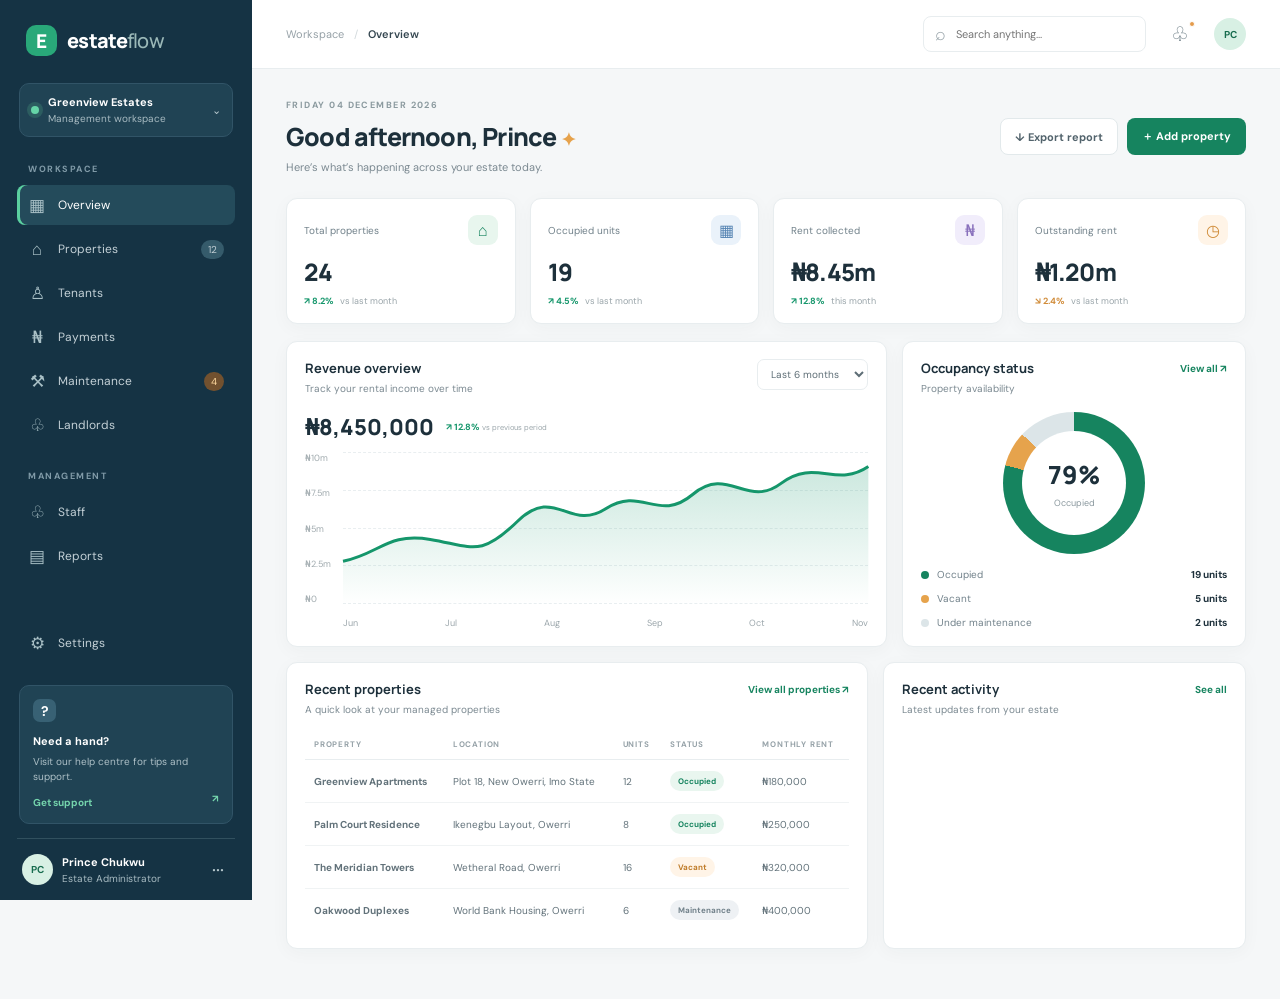
<file: index.html>
<!DOCTYPE html>
<html lang="en">
<head>
  <meta charset="UTF-8">
  <meta name="viewport" content="width=device-width, initial-scale=1.0">
  <meta name="description" content="EstateFlow estate and property management dashboard">
  <title>EstateFlow — Estate Management</title>
  <link rel="preconnect" href="https://fonts.googleapis.com">
  <link rel="preconnect" href="https://fonts.gstatic.com" crossorigin>
  <link href="https://fonts.googleapis.com/css2?family=DM+Sans:wght@400;500;600;700&family=Manrope:wght@500;600;700;800&display=swap" rel="stylesheet">
  <link rel="stylesheet" href="styles.css">
</head>
<body>
  <div class="app-shell">
    <aside class="sidebar" id="sidebar">
      <a class="brand" href="#" aria-label="EstateFlow home"><span class="brand-mark">E</span><span>estate<span class="brand-light">flow</span></span></a>
      <div class="workspace"><span class="workspace-dot"></span><span><b>Greenview Estates</b><small>Management workspace</small></span><span class="chevron">⌄</span></div>
      <p class="nav-caption">WORKSPACE</p>
      <nav class="nav-list" aria-label="Main navigation">
        <a class="nav-link active" href="overview.html" data-page="overview"><span class="nav-icon">▦</span>Overview</a>
        <a class="nav-link" href="properties.html" data-page="properties"><span class="nav-icon">⌂</span>Properties <span class="nav-count" id="propertyNavCount">12</span></a>
        <a class="nav-link" href="tenants.html" data-page="tenants"><span class="nav-icon">♙</span>Tenants</a>
        <a class="nav-link" href="payments.html" data-page="payments"><span class="nav-icon">₦</span>Payments</a>
        <a class="nav-link" href="maintenance.html" data-page="maintenance"><span class="nav-icon">⚒</span>Maintenance <span class="nav-count warning-count">4</span></a>
        <a class="nav-link" href="landlords.html" data-page="landlords"><span class="nav-icon">♧</span>Landlords</a>
      </nav>
      <p class="nav-caption nav-caption-spaced">MANAGEMENT</p>
      <nav class="nav-list">
        <a class="nav-link" href="staff.html" data-page="staff"><span class="nav-icon">♧</span>Staff</a>
        <a class="nav-link" href="reports.html" data-page="reports"><span class="nav-icon">▤</span>Reports</a>
      </nav>
      <div class="sidebar-bottom">
        <a class="nav-link" href="settings.html" data-page="settings"><span class="nav-icon">⚙</span>Settings</a>
        <div class="help-card"><div class="help-icon">?</div><b>Need a hand?</b><p>Visit our help centre for tips and support.</p><a href="mailto:support@estateflow.example">Get support <span>↗</span></a></div>
        <div class="profile-mini"><div class="avatar avatar-green">PC</div><span><b>Prince Chukwu</b><small>Estate Administrator</small></span><button class="more-button" aria-label="Profile options">···</button></div>
      </div>
    </aside>

    <main class="main-area">
      <header class="topbar">
        <button class="icon-button mobile-menu" id="menuToggle" aria-label="Open menu">☰</button>
        <div class="breadcrumbs"><span>Workspace</span><span class="crumb-sep">/</span><b id="breadcrumbPage">Overview</b></div>
        <div class="topbar-actions">
          <label class="global-search"><span>⌕</span><input id="globalSearch" type="search" placeholder="Search anything..."></label>
          <button class="icon-button notification-button" id="notificationButton" aria-label="Notifications">♧<i></i></button>
          <div class="top-avatar">PC</div>
        </div>
      </header>

      <div class="page-content">
        <section class="page-view active" id="page-overview">
          <div class="page-heading">
            <div><p class="eyebrow" id="todayLabel">SATURDAY, 21 NOVEMBER 2026</p><h1>Good afternoon, Prince <span class="wave">✦</span></h1><p class="muted">Here’s what’s happening across your estate today.</p></div>
            <div class="heading-actions"><button class="button button-outline" id="exportOverview">↓ Export report</button><button class="button button-primary" data-open-modal="property">＋ Add property</button></div>
          </div>

          <div class="stats-grid">
            <article class="stat-card"><div class="stat-top"><span>Total properties</span><span class="stat-icon green-icon">⌂</span></div><strong id="totalProperties">24</strong><div class="stat-foot"><span class="trend up">↗ 8.2%</span><span>vs last month</span></div></article>
            <article class="stat-card"><div class="stat-top"><span>Occupied units</span><span class="stat-icon blue-icon">▦</span></div><strong id="occupiedUnits">19</strong><div class="stat-foot"><span class="trend up">↗ 4.5%</span><span>vs last month</span></div></article>
            <article class="stat-card"><div class="stat-top"><span>Rent collected</span><span class="stat-icon purple-icon">₦</span></div><strong>₦8.45m</strong><div class="stat-foot"><span class="trend up">↗ 12.8%</span><span>this month</span></div></article>
            <article class="stat-card"><div class="stat-top"><span>Outstanding rent</span><span class="stat-icon orange-icon">◷</span></div><strong>₦1.20m</strong><div class="stat-foot"><span class="trend down">↘ 2.4%</span><span>vs last month</span></div></article>
          </div>

          <div class="dashboard-grid">
            <section class="surface revenue-panel">
              <div class="surface-heading"><div><h2>Revenue overview</h2><p class="muted">Track your rental income over time</p></div><select class="select-control" id="revenueRange" aria-label="Revenue chart period"><option value="6">Last 6 months</option><option value="12">Last 12 months</option></select></div>
              <div class="chart-summary"><strong id="chartTotal">₦8,450,000</strong><span class="trend up">↗ 12.8% <small>vs previous period</small></span></div>
              <div class="chart-wrap"><div class="y-labels"><span>₦10m</span><span>₦7.5m</span><span>₦5m</span><span>₦2.5m</span><span>₦0</span></div><div class="chart-area"><div class="grid-lines"><i></i><i></i><i></i><i></i><i></i></div><svg id="revenueChart" viewBox="0 0 650 210" preserveAspectRatio="none" role="img" aria-label="Revenue chart"><defs><linearGradient id="areaFill" x1="0" x2="0" y1="0" y2="1"><stop offset="0%" stop-color="#15966b" stop-opacity=".22"/><stop offset="100%" stop-color="#15966b" stop-opacity="0"/></linearGradient></defs><path class="chart-area-fill" d="M0 150 C45 140 55 110 108 120 S170 145 216 95 S280 110 325 78 S390 98 433 58 S500 78 542 43 S610 50 650 20 L650 210 L0 210Z"/><path class="chart-line" d="M0 150 C45 140 55 110 108 120 S170 145 216 95 S280 110 325 78 S390 98 433 58 S500 78 542 43 S610 50 650 20"/></svg><div class="x-labels" id="chartLabels"><span>Jun</span><span>Jul</span><span>Aug</span><span>Sep</span><span>Oct</span><span>Nov</span></div></div></div>
            </section>

            <section class="surface occupancy-panel">
              <div class="surface-heading"><div><h2>Occupancy status</h2><p class="muted">Property availability</p></div><button class="text-button" data-navigate="properties">View all ↗</button></div>
              <div class="occupancy-visual"><div class="donut"><div class="donut-center"><strong>79%</strong><small>Occupied</small></div></div></div>
              <div class="legend-list"><div><span><i class="legend-dot occupied-dot"></i>Occupied</span><b>19 units</b></div><div><span><i class="legend-dot vacant-dot"></i>Vacant</span><b>5 units</b></div><div><span><i class="legend-dot maintenance-dot"></i>Under maintenance</span><b>2 units</b></div></div>
            </section>
          </div>

          <div class="lower-grid">
            <section class="surface table-panel">
              <div class="surface-heading"><div><h2>Recent properties</h2><p class="muted">A quick look at your managed properties</p></div><button class="text-button" data-navigate="properties">View all properties ↗</button></div>
              <div class="table-scroll"><table><thead><tr><th>PROPERTY</th><th>LOCATION</th><th>UNITS</th><th>STATUS</th><th>MONTHLY RENT</th></tr></thead><tbody id="recentPropertiesBody"></tbody></table></div>
            </section>
            <section class="surface activity-panel">
              <div class="surface-heading"><div><h2>Recent activity</h2><p class="muted">Latest updates from your estate</p></div><button class="text-button" id="activityMore">See all</button></div>
              <div class="activity-list" id="activityList"></div>
            </section>
          </div>
        </section>

        <section class="page-view" id="page-properties">
          <div class="page-heading"><div><p class="eyebrow">YOUR PORTFOLIO</p><h1>Properties</h1><p class="muted">Manage every property in your estate portfolio.</p></div><button class="button button-primary" data-open-modal="property">＋ Add property</button></div>
          <div class="toolbar"><label class="table-search">⌕ <input id="propertySearch" placeholder="Search properties..."></label><select class="select-control" id="propertyFilter"><option value="all">All statuses</option><option>Occupied</option><option>Vacant</option><option>Maintenance</option></select></div>
          <div class="property-grid" id="propertyGrid"></div>
        </section>

        <section class="page-view" id="page-tenants">
          <div class="page-heading"><div><p class="eyebrow">PEOPLE</p><h1>Tenants</h1><p class="muted">View and manage tenant information and tenancy records.</p></div><button class="button button-primary" data-open-modal="tenant">＋ Add tenant</button></div>
          <div class="toolbar"><label class="table-search">⌕ <input id="tenantSearch" placeholder="Search tenants..."></label><span class="muted small-note">Tenant records are stored in this browser demo.</span></div>
          <section class="surface table-panel"><div class="table-scroll"><table><thead><tr><th>TENANT</th><th>PROPERTY</th><th>PHONE</th><th>LEASE ENDS</th><th>RENT STATUS</th></tr></thead><tbody id="tenantTableBody"></tbody></table></div></section>
        </section>

        <section class="page-view" id="page-payments">
          <div class="page-heading"><div><p class="eyebrow">FINANCE</p><h1>Payments</h1><p class="muted">Monitor rent collections and payment records.</p></div><button class="button button-primary" data-open-modal="payment">＋ Record payment</button></div>
          <div class="stats-grid compact-stats"><article class="stat-card"><div class="stat-top"><span>Collected this month</span><span class="stat-icon green-icon">₦</span></div><strong>₦8.45m</strong><div class="stat-foot"><span class="trend up">↗ 12.8%</span><span>this month</span></div></article><article class="stat-card"><div class="stat-top"><span>Pending payments</span><span class="stat-icon orange-icon">◷</span></div><strong>₦1.20m</strong><div class="stat-foot"><span>5 tenants outstanding</span></div></article><article class="stat-card"><div class="stat-top"><span>Transactions</span><span class="stat-icon blue-icon">▤</span></div><strong id="transactionCount">38</strong><div class="stat-foot"><span>Recorded payments</span></div></article></div>
          <section class="surface table-panel"><div class="surface-heading"><div><h2>Payment history</h2><p class="muted">Recent rent transactions</p></div><button class="button button-outline button-small" id="exportPayments">↓ Export CSV</button></div><div class="table-scroll"><table><thead><tr><th>REFERENCE</th><th>TENANT</th><th>PROPERTY</th><th>DATE</th><th>AMOUNT</th><th>STATUS</th></tr></thead><tbody id="paymentTableBody"></tbody></table></div></section>
        </section>

        <section class="page-view" id="page-maintenance">
          <div class="page-heading"><div><p class="eyebrow">PROPERTY CARE</p><h1>Maintenance</h1><p class="muted">Keep track of repairs, issues and service requests.</p></div><button class="button button-primary" data-open-modal="maintenance">＋ New request</button></div>
          <div class="maintenance-grid" id="maintenanceGrid"></div>
        </section>

        <section class="page-view" id="page-landlords">
          <div class="page-heading"><div><p class="eyebrow">PROPERTY OWNERS</p><h1>Landlords</h1><p class="muted">Manage property owners and their portfolio.</p></div><button class="button button-primary" data-open-modal="landlord">＋ Add landlord</button></div>
          <div class="people-grid" id="landlordGrid"></div>
        </section>

        <section class="page-view" id="page-staff">
          <div class="page-heading"><div><p class="eyebrow">YOUR TEAM</p><h1>Staff</h1><p class="muted">Manage your estate operations team.</p></div><button class="button button-primary" data-open-modal="staff">＋ Add staff</button></div>
          <div class="people-grid" id="staffGrid"></div>
        </section>

        <section class="page-view" id="page-reports">
          <div class="page-heading"><div><p class="eyebrow">INSIGHTS</p><h1>Reports</h1><p class="muted">Review your estate performance and export records.</p></div><button class="button button-primary" id="exportAll">↓ Export report</button></div>
          <div class="report-grid"><article class="surface report-card"><span class="report-icon">₦</span><h3>Revenue report</h3><p>Review rent collected and outstanding balances.</p><button class="button button-outline button-small" id="revenueExport">Export CSV</button></article><article class="surface report-card"><span class="report-icon">⌂</span><h3>Property report</h3><p>View occupancy and property portfolio details.</p><button class="button button-outline button-small" id="propertyExport">Export CSV</button></article><article class="surface report-card"><span class="report-icon">♙</span><h3>Tenant report</h3><p>Download tenant and tenancy information.</p><button class="button button-outline button-small" id="tenantExport">Export CSV</button></article></div>
        </section>

        <section class="page-view" id="page-settings">
          <div class="page-heading"><div><p class="eyebrow">PREFERENCES</p><h1>Settings</h1><p class="muted">Configure your workspace preferences.</p></div></div>
          <section class="surface settings-card"><h2>Workspace details</h2><div class="settings-form"><label>Estate / company name<input value="Greenview Estates" id="workspaceName"></label><label>Contact email<input type="email" value="admin@greenview.example"></label><label>Currency<select><option>Nigerian Naira (₦)</option><option>US Dollar ($)</option><option>British Pound (£)</option></select></label><label>Timezone<select><option>Africa/Lagos (WAT)</option></select></label></div><button class="button button-primary" id="saveSettings">Save changes</button></section>
        </section>
      </div>
    </main>
  </div>

  <div class="modal-backdrop" id="modalBackdrop" role="dialog" aria-modal="true" aria-labelledby="modalTitle">
    <div class="modal">
      <div class="modal-heading"><div><p class="eyebrow">ESTATEFLOW</p><h2 id="modalTitle">Add record</h2></div><button class="icon-button" id="closeModal" aria-label="Close">×</button></div>
      <form id="recordForm"><div id="modalFields"></div><div class="modal-actions"><button type="button" class="button button-outline" id="cancelModal">Cancel</button><button class="button button-primary" type="submit" id="saveRecord">Save record</button></div></form>
    </div>
  </div>
  <div class="toast" id="toast" role="status"></div>
  <script src="app.js"></script>
</body>
</html>
</file>
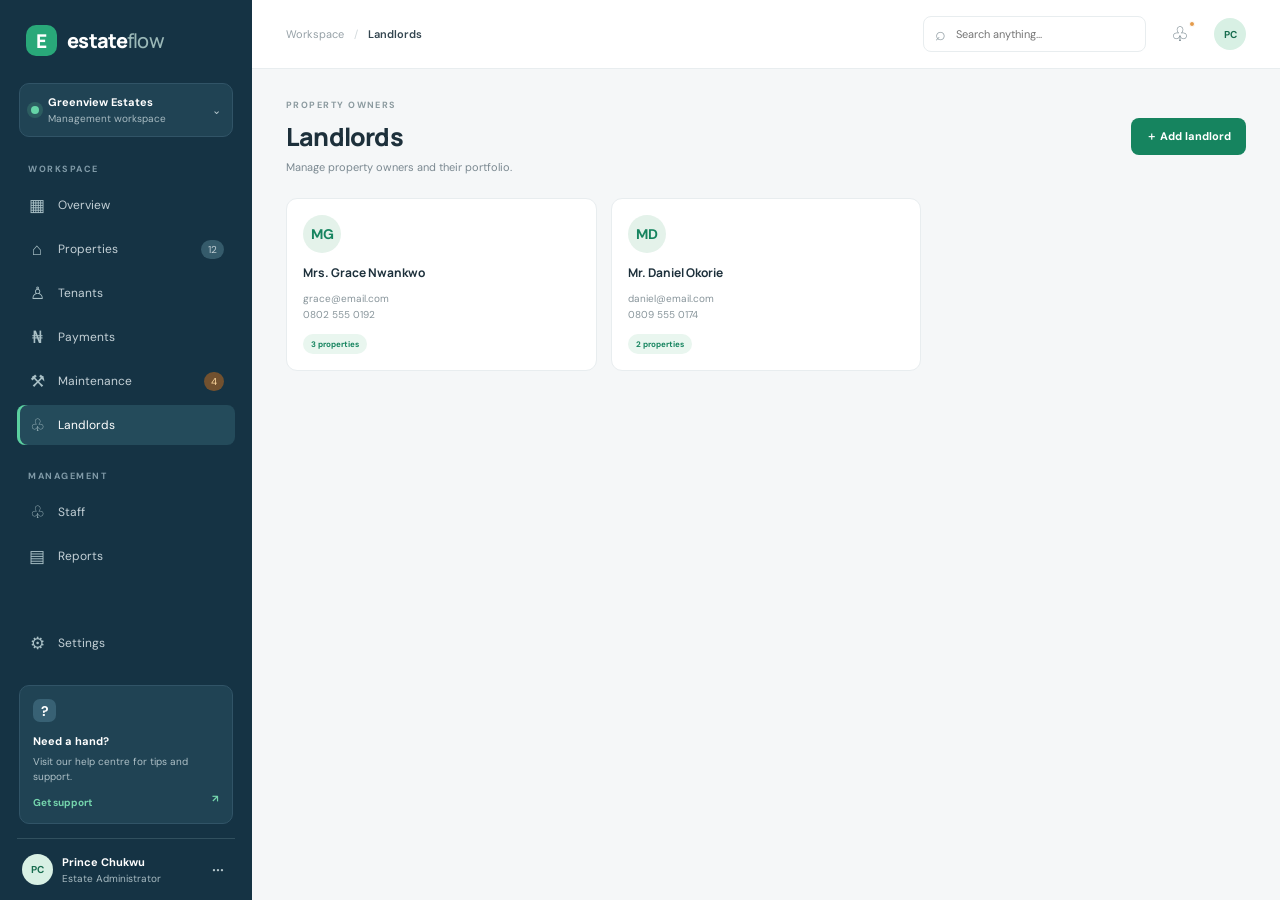
<file: landlords.html>
<!DOCTYPE html>

<html lang="en"><head><meta charset="utf-8"/><meta content="width=device-width, initial-scale=1.0" name="viewport"/><meta content="EstateFlow estate and property management dashboard" name="description"/><title>EstateFlow — Landlords</title><link href="https://fonts.googleapis.com" rel="preconnect"/><link crossorigin="" href="https://fonts.gstatic.com" rel="preconnect"/><link href="https://fonts.googleapis.com/css2?family=DM+Sans:wght@400;500;600;700&amp;family=Manrope:wght@500;600;700;800&amp;display=swap" rel="stylesheet"/><link href="styles.css" rel="stylesheet"/></head><body><div class="app-shell"><aside class="sidebar" id="sidebar">
<a aria-label="EstateFlow home" class="brand" href="index.html"><span class="brand-mark">E</span><span>estate<span class="brand-light">flow</span></span></a>
<div class="workspace"><span class="workspace-dot"></span><span><b>Greenview Estates</b><small>Management workspace</small></span><span class="chevron">⌄</span></div>
<p class="nav-caption">WORKSPACE</p>
<nav aria-label="Main navigation" class="nav-list">
<a class="nav-link" href="overview.html"><span class="nav-icon">▦</span>Overview</a>
<a class="nav-link" href="properties.html"><span class="nav-icon">⌂</span>Properties <span class="nav-count" id="propertyNavCount">12</span></a>
<a class="nav-link" href="tenants.html"><span class="nav-icon">♙</span>Tenants</a>
<a class="nav-link" href="payments.html"><span class="nav-icon">₦</span>Payments</a>
<a class="nav-link" href="maintenance.html"><span class="nav-icon">⚒</span>Maintenance <span class="nav-count warning-count">4</span></a>
<a class="nav-link active" href="landlords.html"><span class="nav-icon">♧</span>Landlords</a>
</nav>
<p class="nav-caption nav-caption-spaced">MANAGEMENT</p>
<nav class="nav-list">
<a class="nav-link" href="staff.html"><span class="nav-icon">♧</span>Staff</a>
<a class="nav-link" href="reports.html"><span class="nav-icon">▤</span>Reports</a>
</nav>
<div class="sidebar-bottom">
<a class="nav-link" href="settings.html"><span class="nav-icon">⚙</span>Settings</a>
<div class="help-card"><div class="help-icon">?</div><b>Need a hand?</b><p>Visit our help centre for tips and support.</p><a href="mailto:support@estateflow.example">Get support <span>↗</span></a></div>
<div class="profile-mini"><div class="avatar avatar-green">PC</div><span><b>Prince Chukwu</b><small>Estate Administrator</small></span><button aria-label="Profile options" class="more-button">···</button></div>
</div>
</aside><main class="main-area"><header class="topbar">
<button aria-label="Open menu" class="icon-button mobile-menu" id="menuToggle">☰</button>
<div class="breadcrumbs"><span>Workspace</span><span class="crumb-sep">/</span><b id="breadcrumbPage">Landlords</b></div>
<div class="topbar-actions">
<label class="global-search"><span>⌕</span><input id="globalSearch" placeholder="Search anything..." type="search"/></label>
<button aria-label="Notifications" class="icon-button notification-button" id="notificationButton">♧<i></i></button>
<div class="top-avatar">PC</div>
</div>
</header><div class="page-content"><section class="page-view active" id="page-landlords">
<div class="page-heading"><div><p class="eyebrow">PROPERTY OWNERS</p><h1>Landlords</h1><p class="muted">Manage property owners and their portfolio.</p></div><button class="button button-primary" data-open-modal="landlord">＋ Add landlord</button></div>
<div class="people-grid" id="landlordGrid"></div>
</section></div></main></div><div aria-labelledby="modalTitle" aria-modal="true" class="modal-backdrop" id="modalBackdrop" role="dialog">
<div class="modal">
<div class="modal-heading"><div><p class="eyebrow">ESTATEFLOW</p><h2 id="modalTitle">Add record</h2></div><button aria-label="Close" class="icon-button" id="closeModal">×</button></div>
<form id="recordForm"><div id="modalFields"></div><div class="modal-actions"><button class="button button-outline" id="cancelModal" type="button">Cancel</button><button class="button button-primary" id="saveRecord" type="submit">Save record</button></div></form>
</div>
</div><div class="toast" id="toast" role="status"></div><script defer="True" src="app.js"></script></body></html>
</file>
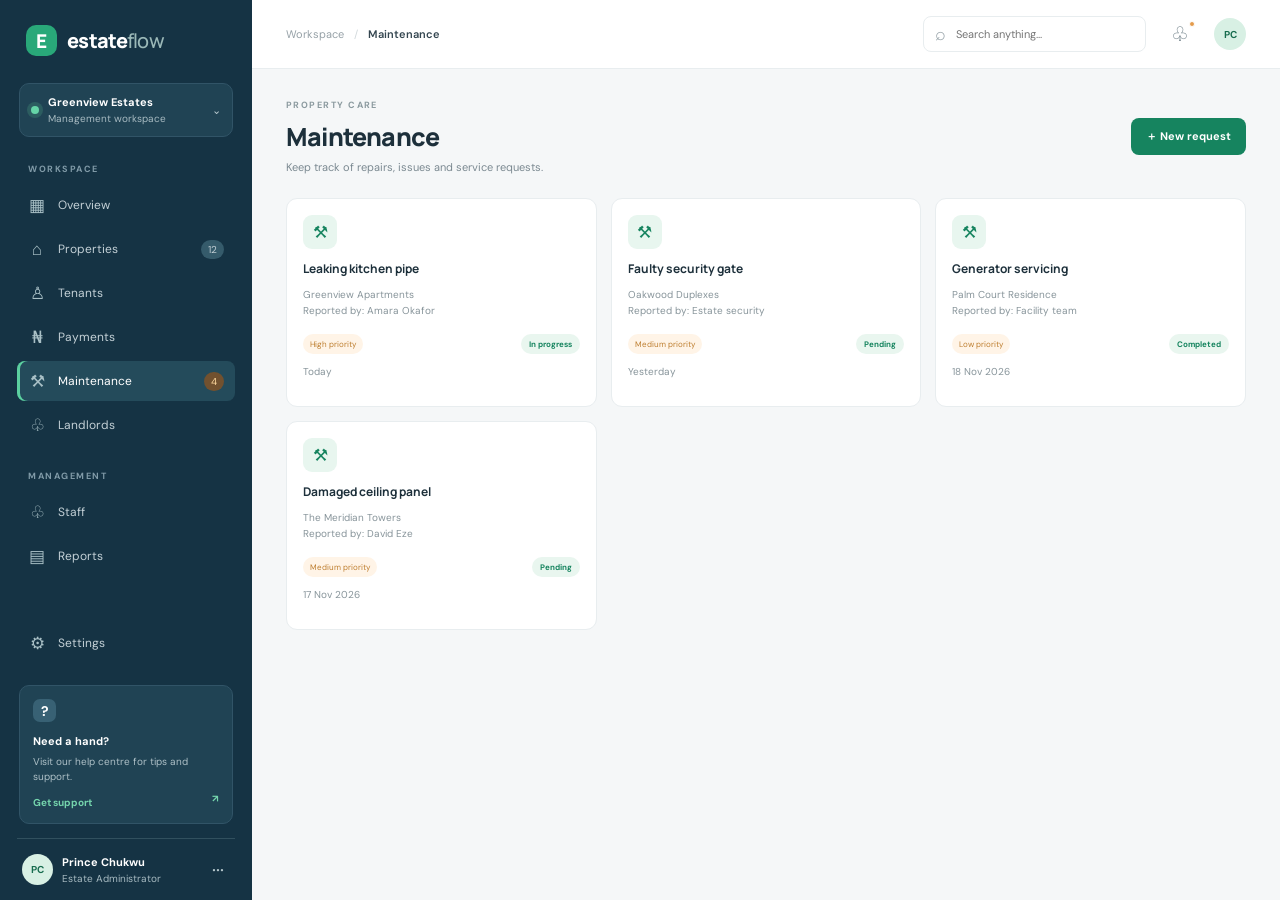
<file: maintenance.html>
<!DOCTYPE html>

<html lang="en"><head><meta charset="utf-8"/><meta content="width=device-width, initial-scale=1.0" name="viewport"/><meta content="EstateFlow estate and property management dashboard" name="description"/><title>EstateFlow — Maintenance</title><link href="https://fonts.googleapis.com" rel="preconnect"/><link crossorigin="" href="https://fonts.gstatic.com" rel="preconnect"/><link href="https://fonts.googleapis.com/css2?family=DM+Sans:wght@400;500;600;700&amp;family=Manrope:wght@500;600;700;800&amp;display=swap" rel="stylesheet"/><link href="styles.css" rel="stylesheet"/></head><body><div class="app-shell"><aside class="sidebar" id="sidebar">
<a aria-label="EstateFlow home" class="brand" href="index.html"><span class="brand-mark">E</span><span>estate<span class="brand-light">flow</span></span></a>
<div class="workspace"><span class="workspace-dot"></span><span><b>Greenview Estates</b><small>Management workspace</small></span><span class="chevron">⌄</span></div>
<p class="nav-caption">WORKSPACE</p>
<nav aria-label="Main navigation" class="nav-list">
<a class="nav-link" href="overview.html"><span class="nav-icon">▦</span>Overview</a>
<a class="nav-link" href="properties.html"><span class="nav-icon">⌂</span>Properties <span class="nav-count" id="propertyNavCount">12</span></a>
<a class="nav-link" href="tenants.html"><span class="nav-icon">♙</span>Tenants</a>
<a class="nav-link" href="payments.html"><span class="nav-icon">₦</span>Payments</a>
<a class="nav-link active" href="maintenance.html"><span class="nav-icon">⚒</span>Maintenance <span class="nav-count warning-count">4</span></a>
<a class="nav-link" href="landlords.html"><span class="nav-icon">♧</span>Landlords</a>
</nav>
<p class="nav-caption nav-caption-spaced">MANAGEMENT</p>
<nav class="nav-list">
<a class="nav-link" href="staff.html"><span class="nav-icon">♧</span>Staff</a>
<a class="nav-link" href="reports.html"><span class="nav-icon">▤</span>Reports</a>
</nav>
<div class="sidebar-bottom">
<a class="nav-link" href="settings.html"><span class="nav-icon">⚙</span>Settings</a>
<div class="help-card"><div class="help-icon">?</div><b>Need a hand?</b><p>Visit our help centre for tips and support.</p><a href="mailto:support@estateflow.example">Get support <span>↗</span></a></div>
<div class="profile-mini"><div class="avatar avatar-green">PC</div><span><b>Prince Chukwu</b><small>Estate Administrator</small></span><button aria-label="Profile options" class="more-button">···</button></div>
</div>
</aside><main class="main-area"><header class="topbar">
<button aria-label="Open menu" class="icon-button mobile-menu" id="menuToggle">☰</button>
<div class="breadcrumbs"><span>Workspace</span><span class="crumb-sep">/</span><b id="breadcrumbPage">Maintenance</b></div>
<div class="topbar-actions">
<label class="global-search"><span>⌕</span><input id="globalSearch" placeholder="Search anything..." type="search"/></label>
<button aria-label="Notifications" class="icon-button notification-button" id="notificationButton">♧<i></i></button>
<div class="top-avatar">PC</div>
</div>
</header><div class="page-content"><section class="page-view active" id="page-maintenance">
<div class="page-heading"><div><p class="eyebrow">PROPERTY CARE</p><h1>Maintenance</h1><p class="muted">Keep track of repairs, issues and service requests.</p></div><button class="button button-primary" data-open-modal="maintenance">＋ New request</button></div>
<div class="maintenance-grid" id="maintenanceGrid"></div>
</section></div></main></div><div aria-labelledby="modalTitle" aria-modal="true" class="modal-backdrop" id="modalBackdrop" role="dialog">
<div class="modal">
<div class="modal-heading"><div><p class="eyebrow">ESTATEFLOW</p><h2 id="modalTitle">Add record</h2></div><button aria-label="Close" class="icon-button" id="closeModal">×</button></div>
<form id="recordForm"><div id="modalFields"></div><div class="modal-actions"><button class="button button-outline" id="cancelModal" type="button">Cancel</button><button class="button button-primary" id="saveRecord" type="submit">Save record</button></div></form>
</div>
</div><div class="toast" id="toast" role="status"></div><script defer="True" src="app.js"></script></body></html>
</file>
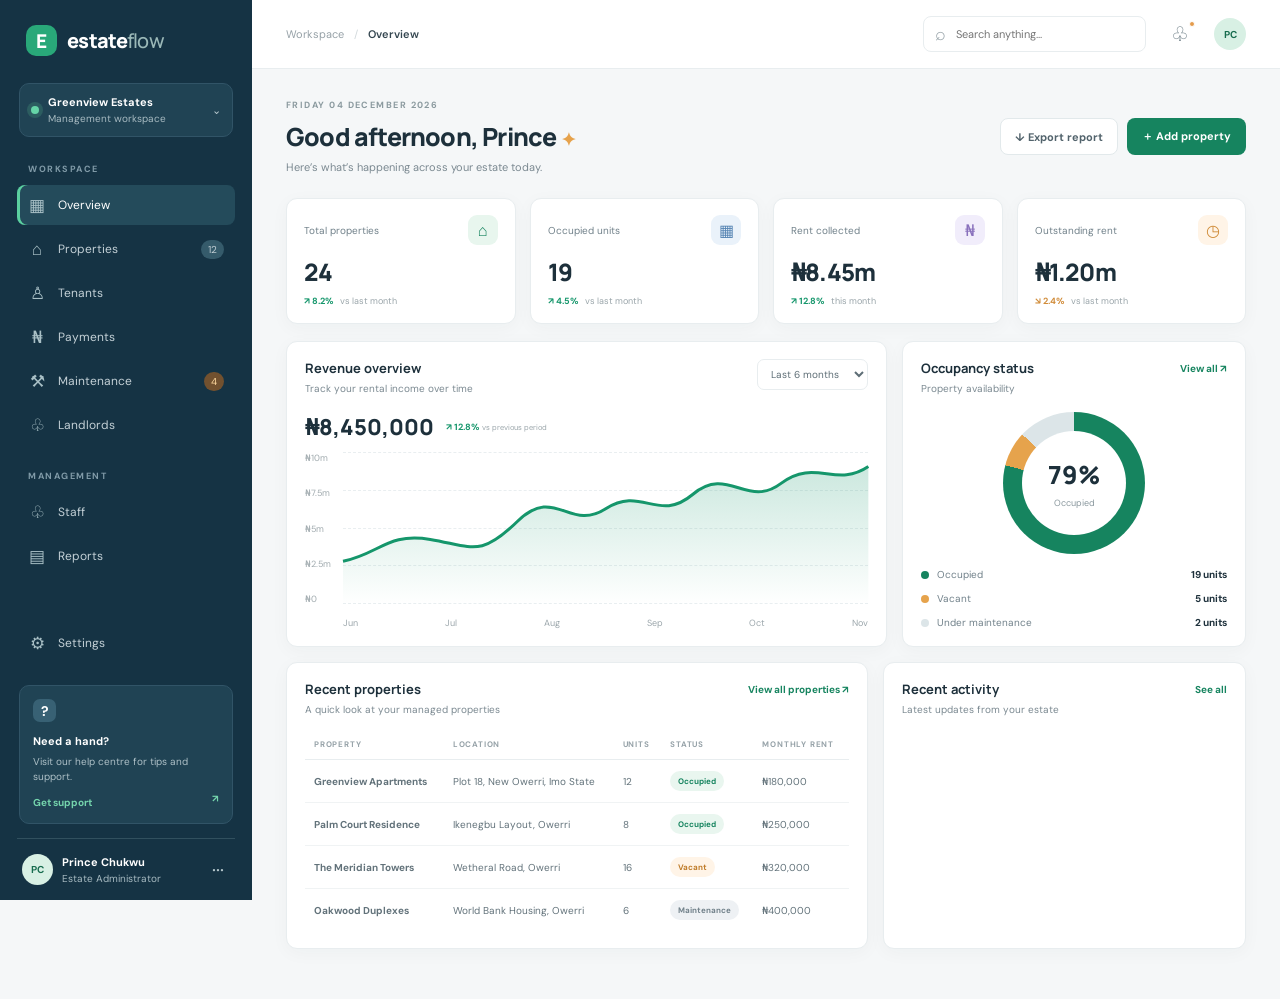
<file: overview.html>
<!DOCTYPE html>

<html lang="en"><head><meta charset="utf-8"/><meta content="width=device-width, initial-scale=1.0" name="viewport"/><meta content="EstateFlow estate and property management dashboard" name="description"/><title>EstateFlow — Overview</title><link href="https://fonts.googleapis.com" rel="preconnect"/><link crossorigin="" href="https://fonts.gstatic.com" rel="preconnect"/><link href="https://fonts.googleapis.com/css2?family=DM+Sans:wght@400;500;600;700&amp;family=Manrope:wght@500;600;700;800&amp;display=swap" rel="stylesheet"/><link href="styles.css" rel="stylesheet"/></head><body><div class="app-shell"><aside class="sidebar" id="sidebar">
<a aria-label="EstateFlow home" class="brand" href="index.html"><span class="brand-mark">E</span><span>estate<span class="brand-light">flow</span></span></a>
<div class="workspace"><span class="workspace-dot"></span><span><b>Greenview Estates</b><small>Management workspace</small></span><span class="chevron">⌄</span></div>
<p class="nav-caption">WORKSPACE</p>
<nav aria-label="Main navigation" class="nav-list">
<a class="nav-link active" href="overview.html"><span class="nav-icon">▦</span>Overview</a>
<a class="nav-link" href="properties.html"><span class="nav-icon">⌂</span>Properties <span class="nav-count" id="propertyNavCount">12</span></a>
<a class="nav-link" href="tenants.html"><span class="nav-icon">♙</span>Tenants</a>
<a class="nav-link" href="payments.html"><span class="nav-icon">₦</span>Payments</a>
<a class="nav-link" href="maintenance.html"><span class="nav-icon">⚒</span>Maintenance <span class="nav-count warning-count">4</span></a>
<a class="nav-link" href="landlords.html"><span class="nav-icon">♧</span>Landlords</a>
</nav>
<p class="nav-caption nav-caption-spaced">MANAGEMENT</p>
<nav class="nav-list">
<a class="nav-link" href="staff.html"><span class="nav-icon">♧</span>Staff</a>
<a class="nav-link" href="reports.html"><span class="nav-icon">▤</span>Reports</a>
</nav>
<div class="sidebar-bottom">
<a class="nav-link" href="settings.html"><span class="nav-icon">⚙</span>Settings</a>
<div class="help-card"><div class="help-icon">?</div><b>Need a hand?</b><p>Visit our help centre for tips and support.</p><a href="mailto:support@estateflow.example">Get support <span>↗</span></a></div>
<div class="profile-mini"><div class="avatar avatar-green">PC</div><span><b>Prince Chukwu</b><small>Estate Administrator</small></span><button aria-label="Profile options" class="more-button">···</button></div>
</div>
</aside><main class="main-area"><header class="topbar">
<button aria-label="Open menu" class="icon-button mobile-menu" id="menuToggle">☰</button>
<div class="breadcrumbs"><span>Workspace</span><span class="crumb-sep">/</span><b id="breadcrumbPage">Overview</b></div>
<div class="topbar-actions">
<label class="global-search"><span>⌕</span><input id="globalSearch" placeholder="Search anything..." type="search"/></label>
<button aria-label="Notifications" class="icon-button notification-button" id="notificationButton">♧<i></i></button>
<div class="top-avatar">PC</div>
</div>
</header><div class="page-content"><section class="page-view active" id="page-overview">
<div class="page-heading">
<div><p class="eyebrow" id="todayLabel">SATURDAY, 21 NOVEMBER 2026</p><h1>Good afternoon, Prince <span class="wave">✦</span></h1><p class="muted">Here’s what’s happening across your estate today.</p></div>
<div class="heading-actions"><button class="button button-outline" id="exportOverview">↓ Export report</button><button class="button button-primary" data-open-modal="property">＋ Add property</button></div>
</div>
<div class="stats-grid">
<article class="stat-card"><div class="stat-top"><span>Total properties</span><span class="stat-icon green-icon">⌂</span></div><strong id="totalProperties">24</strong><div class="stat-foot"><span class="trend up">↗ 8.2%</span><span>vs last month</span></div></article>
<article class="stat-card"><div class="stat-top"><span>Occupied units</span><span class="stat-icon blue-icon">▦</span></div><strong id="occupiedUnits">19</strong><div class="stat-foot"><span class="trend up">↗ 4.5%</span><span>vs last month</span></div></article>
<article class="stat-card"><div class="stat-top"><span>Rent collected</span><span class="stat-icon purple-icon">₦</span></div><strong>₦8.45m</strong><div class="stat-foot"><span class="trend up">↗ 12.8%</span><span>this month</span></div></article>
<article class="stat-card"><div class="stat-top"><span>Outstanding rent</span><span class="stat-icon orange-icon">◷</span></div><strong>₦1.20m</strong><div class="stat-foot"><span class="trend down">↘ 2.4%</span><span>vs last month</span></div></article>
</div>
<div class="dashboard-grid">
<section class="surface revenue-panel">
<div class="surface-heading"><div><h2>Revenue overview</h2><p class="muted">Track your rental income over time</p></div><select aria-label="Revenue chart period" class="select-control" id="revenueRange"><option value="6">Last 6 months</option><option value="12">Last 12 months</option></select></div>
<div class="chart-summary"><strong id="chartTotal">₦8,450,000</strong><span class="trend up">↗ 12.8% <small>vs previous period</small></span></div>
<div class="chart-wrap"><div class="y-labels"><span>₦10m</span><span>₦7.5m</span><span>₦5m</span><span>₦2.5m</span><span>₦0</span></div><div class="chart-area"><div class="grid-lines"><i></i><i></i><i></i><i></i><i></i></div><svg aria-label="Revenue chart" id="revenueChart" preserveaspectratio="none" role="img" viewbox="0 0 650 210"><defs><lineargradient id="areaFill" x1="0" x2="0" y1="0" y2="1"><stop offset="0%" stop-color="#15966b" stop-opacity=".22"></stop><stop offset="100%" stop-color="#15966b" stop-opacity="0"></stop></lineargradient></defs><path class="chart-area-fill" d="M0 150 C45 140 55 110 108 120 S170 145 216 95 S280 110 325 78 S390 98 433 58 S500 78 542 43 S610 50 650 20 L650 210 L0 210Z"></path><path class="chart-line" d="M0 150 C45 140 55 110 108 120 S170 145 216 95 S280 110 325 78 S390 98 433 58 S500 78 542 43 S610 50 650 20"></path></svg><div class="x-labels" id="chartLabels"><span>Jun</span><span>Jul</span><span>Aug</span><span>Sep</span><span>Oct</span><span>Nov</span></div></div></div>
</section>
<section class="surface occupancy-panel">
<div class="surface-heading"><div><h2>Occupancy status</h2><p class="muted">Property availability</p></div><button class="text-button" data-navigate="properties">View all ↗</button></div>
<div class="occupancy-visual"><div class="donut"><div class="donut-center"><strong>79%</strong><small>Occupied</small></div></div></div>
<div class="legend-list"><div><span><i class="legend-dot occupied-dot"></i>Occupied</span><b>19 units</b></div><div><span><i class="legend-dot vacant-dot"></i>Vacant</span><b>5 units</b></div><div><span><i class="legend-dot maintenance-dot"></i>Under maintenance</span><b>2 units</b></div></div>
</section>
</div>
<div class="lower-grid">
<section class="surface table-panel">
<div class="surface-heading"><div><h2>Recent properties</h2><p class="muted">A quick look at your managed properties</p></div><button class="text-button" data-navigate="properties">View all properties ↗</button></div>
<div class="table-scroll"><table><thead><tr><th>PROPERTY</th><th>LOCATION</th><th>UNITS</th><th>STATUS</th><th>MONTHLY RENT</th></tr></thead><tbody id="recentPropertiesBody"></tbody></table></div>
</section>
<section class="surface activity-panel">
<div class="surface-heading"><div><h2>Recent activity</h2><p class="muted">Latest updates from your estate</p></div><button class="text-button" id="activityMore">See all</button></div>
<div class="activity-list" id="activityList"></div>
</section>
</div>
</section></div></main></div><div aria-labelledby="modalTitle" aria-modal="true" class="modal-backdrop" id="modalBackdrop" role="dialog">
<div class="modal">
<div class="modal-heading"><div><p class="eyebrow">ESTATEFLOW</p><h2 id="modalTitle">Add record</h2></div><button aria-label="Close" class="icon-button" id="closeModal">×</button></div>
<form id="recordForm"><div id="modalFields"></div><div class="modal-actions"><button class="button button-outline" id="cancelModal" type="button">Cancel</button><button class="button button-primary" id="saveRecord" type="submit">Save record</button></div></form>
</div>
</div><div class="toast" id="toast" role="status"></div><script defer="True" src="app.js"></script></body></html>
</file>
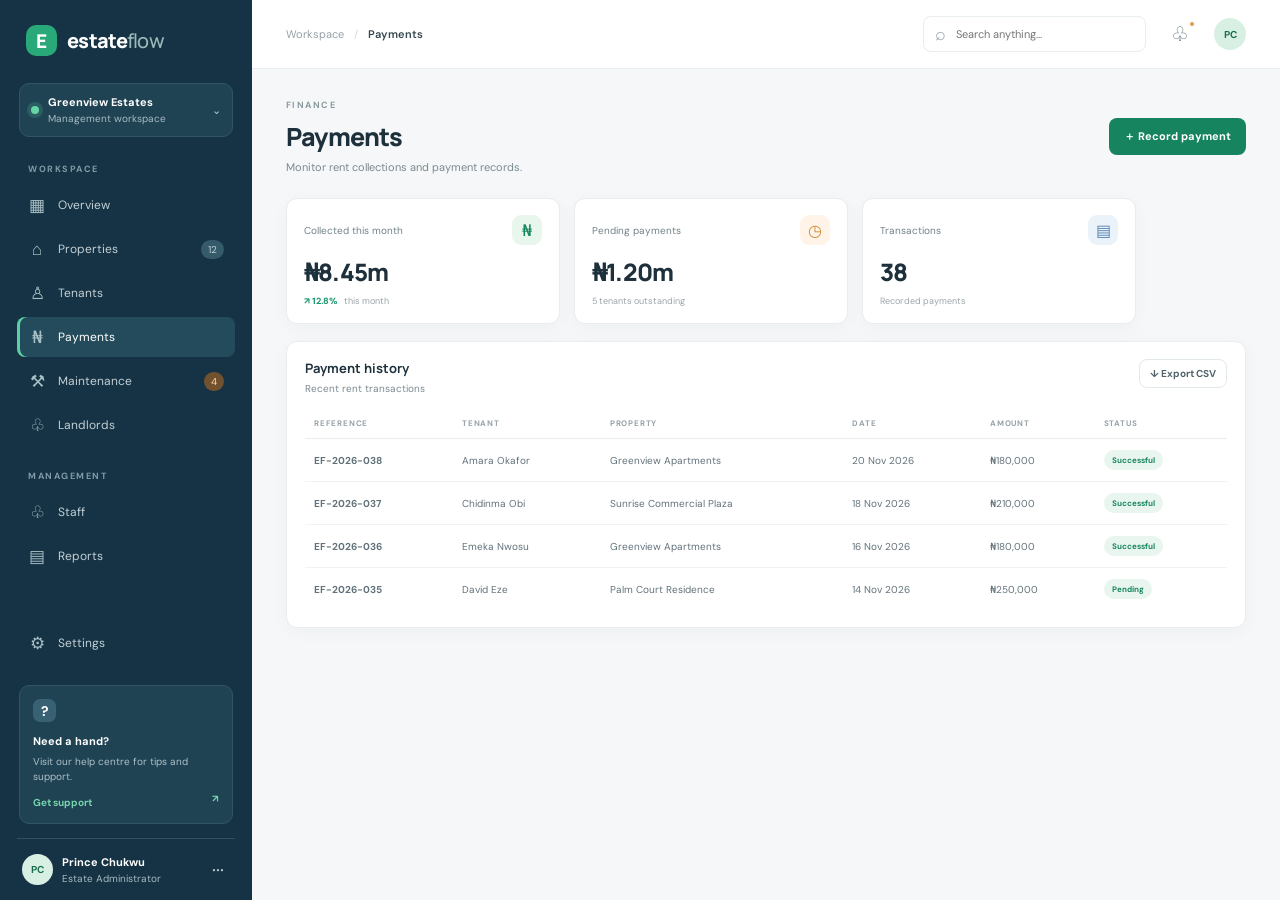
<file: payments.html>
<!DOCTYPE html>

<html lang="en"><head><meta charset="utf-8"/><meta content="width=device-width, initial-scale=1.0" name="viewport"/><meta content="EstateFlow estate and property management dashboard" name="description"/><title>EstateFlow — Payments</title><link href="https://fonts.googleapis.com" rel="preconnect"/><link crossorigin="" href="https://fonts.gstatic.com" rel="preconnect"/><link href="https://fonts.googleapis.com/css2?family=DM+Sans:wght@400;500;600;700&amp;family=Manrope:wght@500;600;700;800&amp;display=swap" rel="stylesheet"/><link href="styles.css" rel="stylesheet"/></head><body><div class="app-shell"><aside class="sidebar" id="sidebar">
<a aria-label="EstateFlow home" class="brand" href="index.html"><span class="brand-mark">E</span><span>estate<span class="brand-light">flow</span></span></a>
<div class="workspace"><span class="workspace-dot"></span><span><b>Greenview Estates</b><small>Management workspace</small></span><span class="chevron">⌄</span></div>
<p class="nav-caption">WORKSPACE</p>
<nav aria-label="Main navigation" class="nav-list">
<a class="nav-link" href="overview.html"><span class="nav-icon">▦</span>Overview</a>
<a class="nav-link" href="properties.html"><span class="nav-icon">⌂</span>Properties <span class="nav-count" id="propertyNavCount">12</span></a>
<a class="nav-link" href="tenants.html"><span class="nav-icon">♙</span>Tenants</a>
<a class="nav-link active" href="payments.html"><span class="nav-icon">₦</span>Payments</a>
<a class="nav-link" href="maintenance.html"><span class="nav-icon">⚒</span>Maintenance <span class="nav-count warning-count">4</span></a>
<a class="nav-link" href="landlords.html"><span class="nav-icon">♧</span>Landlords</a>
</nav>
<p class="nav-caption nav-caption-spaced">MANAGEMENT</p>
<nav class="nav-list">
<a class="nav-link" href="staff.html"><span class="nav-icon">♧</span>Staff</a>
<a class="nav-link" href="reports.html"><span class="nav-icon">▤</span>Reports</a>
</nav>
<div class="sidebar-bottom">
<a class="nav-link" href="settings.html"><span class="nav-icon">⚙</span>Settings</a>
<div class="help-card"><div class="help-icon">?</div><b>Need a hand?</b><p>Visit our help centre for tips and support.</p><a href="mailto:support@estateflow.example">Get support <span>↗</span></a></div>
<div class="profile-mini"><div class="avatar avatar-green">PC</div><span><b>Prince Chukwu</b><small>Estate Administrator</small></span><button aria-label="Profile options" class="more-button">···</button></div>
</div>
</aside><main class="main-area"><header class="topbar">
<button aria-label="Open menu" class="icon-button mobile-menu" id="menuToggle">☰</button>
<div class="breadcrumbs"><span>Workspace</span><span class="crumb-sep">/</span><b id="breadcrumbPage">Payments</b></div>
<div class="topbar-actions">
<label class="global-search"><span>⌕</span><input id="globalSearch" placeholder="Search anything..." type="search"/></label>
<button aria-label="Notifications" class="icon-button notification-button" id="notificationButton">♧<i></i></button>
<div class="top-avatar">PC</div>
</div>
</header><div class="page-content"><section class="page-view active" id="page-payments">
<div class="page-heading"><div><p class="eyebrow">FINANCE</p><h1>Payments</h1><p class="muted">Monitor rent collections and payment records.</p></div><button class="button button-primary" data-open-modal="payment">＋ Record payment</button></div>
<div class="stats-grid compact-stats"><article class="stat-card"><div class="stat-top"><span>Collected this month</span><span class="stat-icon green-icon">₦</span></div><strong>₦8.45m</strong><div class="stat-foot"><span class="trend up">↗ 12.8%</span><span>this month</span></div></article><article class="stat-card"><div class="stat-top"><span>Pending payments</span><span class="stat-icon orange-icon">◷</span></div><strong>₦1.20m</strong><div class="stat-foot"><span>5 tenants outstanding</span></div></article><article class="stat-card"><div class="stat-top"><span>Transactions</span><span class="stat-icon blue-icon">▤</span></div><strong id="transactionCount">38</strong><div class="stat-foot"><span>Recorded payments</span></div></article></div>
<section class="surface table-panel"><div class="surface-heading"><div><h2>Payment history</h2><p class="muted">Recent rent transactions</p></div><button class="button button-outline button-small" id="exportPayments">↓ Export CSV</button></div><div class="table-scroll"><table><thead><tr><th>REFERENCE</th><th>TENANT</th><th>PROPERTY</th><th>DATE</th><th>AMOUNT</th><th>STATUS</th></tr></thead><tbody id="paymentTableBody"></tbody></table></div></section>
</section></div></main></div><div aria-labelledby="modalTitle" aria-modal="true" class="modal-backdrop" id="modalBackdrop" role="dialog">
<div class="modal">
<div class="modal-heading"><div><p class="eyebrow">ESTATEFLOW</p><h2 id="modalTitle">Add record</h2></div><button aria-label="Close" class="icon-button" id="closeModal">×</button></div>
<form id="recordForm"><div id="modalFields"></div><div class="modal-actions"><button class="button button-outline" id="cancelModal" type="button">Cancel</button><button class="button button-primary" id="saveRecord" type="submit">Save record</button></div></form>
</div>
</div><div class="toast" id="toast" role="status"></div><script defer="True" src="app.js"></script></body></html>
</file>
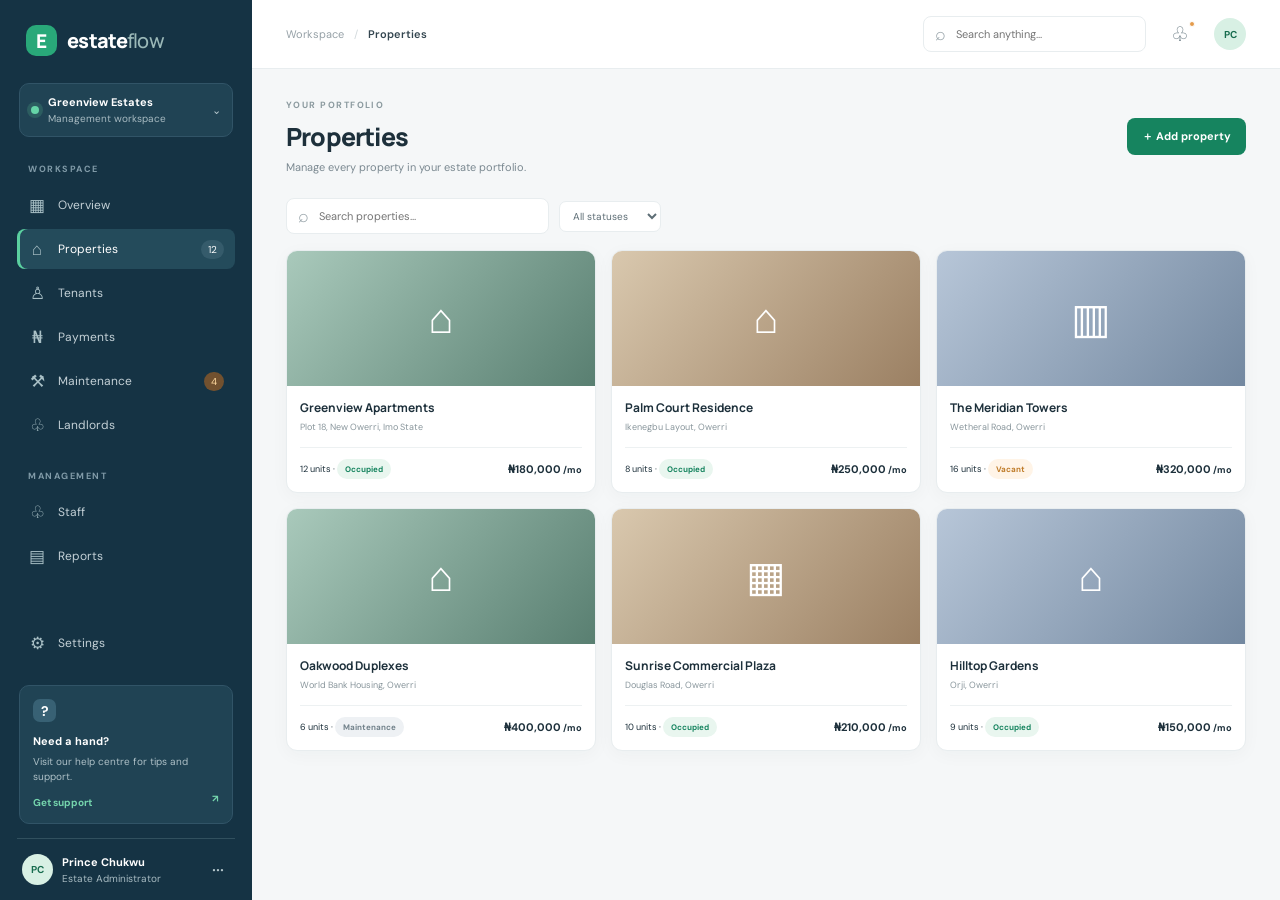
<file: properties.html>
<!DOCTYPE html>

<html lang="en"><head><meta charset="utf-8"/><meta content="width=device-width, initial-scale=1.0" name="viewport"/><meta content="EstateFlow estate and property management dashboard" name="description"/><title>EstateFlow — Properties</title><link href="https://fonts.googleapis.com" rel="preconnect"/><link crossorigin="" href="https://fonts.gstatic.com" rel="preconnect"/><link href="https://fonts.googleapis.com/css2?family=DM+Sans:wght@400;500;600;700&amp;family=Manrope:wght@500;600;700;800&amp;display=swap" rel="stylesheet"/><link href="styles.css" rel="stylesheet"/></head><body><div class="app-shell"><aside class="sidebar" id="sidebar">
<a aria-label="EstateFlow home" class="brand" href="index.html"><span class="brand-mark">E</span><span>estate<span class="brand-light">flow</span></span></a>
<div class="workspace"><span class="workspace-dot"></span><span><b>Greenview Estates</b><small>Management workspace</small></span><span class="chevron">⌄</span></div>
<p class="nav-caption">WORKSPACE</p>
<nav aria-label="Main navigation" class="nav-list">
<a class="nav-link" href="overview.html"><span class="nav-icon">▦</span>Overview</a>
<a class="nav-link active" href="properties.html"><span class="nav-icon">⌂</span>Properties <span class="nav-count" id="propertyNavCount">12</span></a>
<a class="nav-link" href="tenants.html"><span class="nav-icon">♙</span>Tenants</a>
<a class="nav-link" href="payments.html"><span class="nav-icon">₦</span>Payments</a>
<a class="nav-link" href="maintenance.html"><span class="nav-icon">⚒</span>Maintenance <span class="nav-count warning-count">4</span></a>
<a class="nav-link" href="landlords.html"><span class="nav-icon">♧</span>Landlords</a>
</nav>
<p class="nav-caption nav-caption-spaced">MANAGEMENT</p>
<nav class="nav-list">
<a class="nav-link" href="staff.html"><span class="nav-icon">♧</span>Staff</a>
<a class="nav-link" href="reports.html"><span class="nav-icon">▤</span>Reports</a>
</nav>
<div class="sidebar-bottom">
<a class="nav-link" href="settings.html"><span class="nav-icon">⚙</span>Settings</a>
<div class="help-card"><div class="help-icon">?</div><b>Need a hand?</b><p>Visit our help centre for tips and support.</p><a href="mailto:support@estateflow.example">Get support <span>↗</span></a></div>
<div class="profile-mini"><div class="avatar avatar-green">PC</div><span><b>Prince Chukwu</b><small>Estate Administrator</small></span><button aria-label="Profile options" class="more-button">···</button></div>
</div>
</aside><main class="main-area"><header class="topbar">
<button aria-label="Open menu" class="icon-button mobile-menu" id="menuToggle">☰</button>
<div class="breadcrumbs"><span>Workspace</span><span class="crumb-sep">/</span><b id="breadcrumbPage">Properties</b></div>
<div class="topbar-actions">
<label class="global-search"><span>⌕</span><input id="globalSearch" placeholder="Search anything..." type="search"/></label>
<button aria-label="Notifications" class="icon-button notification-button" id="notificationButton">♧<i></i></button>
<div class="top-avatar">PC</div>
</div>
</header><div class="page-content"><section class="page-view active" id="page-properties">
<div class="page-heading"><div><p class="eyebrow">YOUR PORTFOLIO</p><h1>Properties</h1><p class="muted">Manage every property in your estate portfolio.</p></div><button class="button button-primary" data-open-modal="property">＋ Add property</button></div>
<div class="toolbar"><label class="table-search">⌕ <input id="propertySearch" placeholder="Search properties..."/></label><select class="select-control" id="propertyFilter"><option value="all">All statuses</option><option>Occupied</option><option>Vacant</option><option>Maintenance</option></select></div>
<div class="property-grid" id="propertyGrid"></div>
</section></div></main></div><div aria-labelledby="modalTitle" aria-modal="true" class="modal-backdrop" id="modalBackdrop" role="dialog">
<div class="modal">
<div class="modal-heading"><div><p class="eyebrow">ESTATEFLOW</p><h2 id="modalTitle">Add record</h2></div><button aria-label="Close" class="icon-button" id="closeModal">×</button></div>
<form id="recordForm"><div id="modalFields"></div><div class="modal-actions"><button class="button button-outline" id="cancelModal" type="button">Cancel</button><button class="button button-primary" id="saveRecord" type="submit">Save record</button></div></form>
</div>
</div><div class="toast" id="toast" role="status"></div><script defer="True" src="app.js"></script></body></html>
</file>
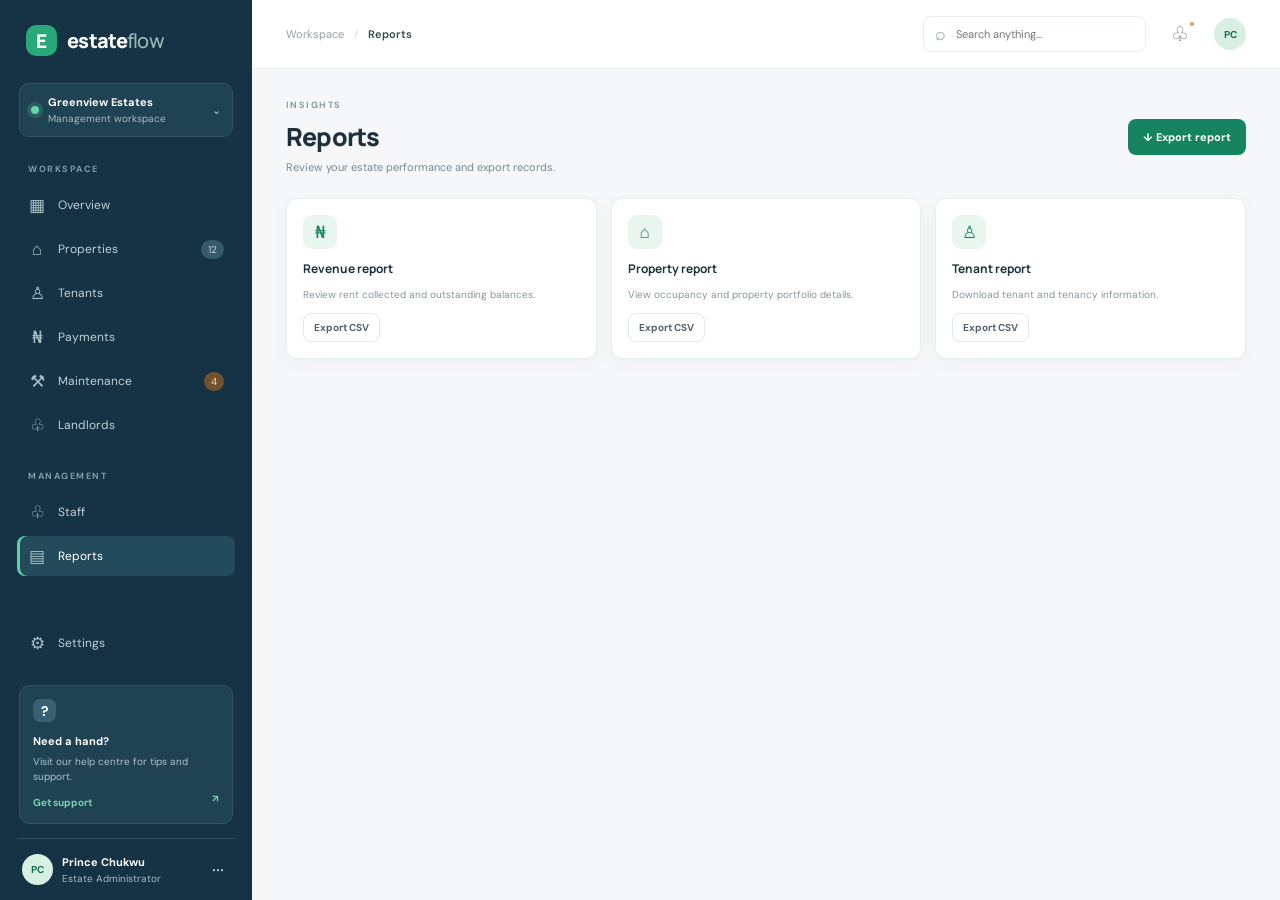
<file: reports.html>
<!DOCTYPE html>

<html lang="en"><head><meta charset="utf-8"/><meta content="width=device-width, initial-scale=1.0" name="viewport"/><meta content="EstateFlow estate and property management dashboard" name="description"/><title>EstateFlow — Reports</title><link href="https://fonts.googleapis.com" rel="preconnect"/><link crossorigin="" href="https://fonts.gstatic.com" rel="preconnect"/><link href="https://fonts.googleapis.com/css2?family=DM+Sans:wght@400;500;600;700&amp;family=Manrope:wght@500;600;700;800&amp;display=swap" rel="stylesheet"/><link href="styles.css" rel="stylesheet"/></head><body><div class="app-shell"><aside class="sidebar" id="sidebar">
<a aria-label="EstateFlow home" class="brand" href="index.html"><span class="brand-mark">E</span><span>estate<span class="brand-light">flow</span></span></a>
<div class="workspace"><span class="workspace-dot"></span><span><b>Greenview Estates</b><small>Management workspace</small></span><span class="chevron">⌄</span></div>
<p class="nav-caption">WORKSPACE</p>
<nav aria-label="Main navigation" class="nav-list">
<a class="nav-link" href="overview.html"><span class="nav-icon">▦</span>Overview</a>
<a class="nav-link" href="properties.html"><span class="nav-icon">⌂</span>Properties <span class="nav-count" id="propertyNavCount">12</span></a>
<a class="nav-link" href="tenants.html"><span class="nav-icon">♙</span>Tenants</a>
<a class="nav-link" href="payments.html"><span class="nav-icon">₦</span>Payments</a>
<a class="nav-link" href="maintenance.html"><span class="nav-icon">⚒</span>Maintenance <span class="nav-count warning-count">4</span></a>
<a class="nav-link" href="landlords.html"><span class="nav-icon">♧</span>Landlords</a>
</nav>
<p class="nav-caption nav-caption-spaced">MANAGEMENT</p>
<nav class="nav-list">
<a class="nav-link" href="staff.html"><span class="nav-icon">♧</span>Staff</a>
<a class="nav-link active" href="reports.html"><span class="nav-icon">▤</span>Reports</a>
</nav>
<div class="sidebar-bottom">
<a class="nav-link" href="settings.html"><span class="nav-icon">⚙</span>Settings</a>
<div class="help-card"><div class="help-icon">?</div><b>Need a hand?</b><p>Visit our help centre for tips and support.</p><a href="mailto:support@estateflow.example">Get support <span>↗</span></a></div>
<div class="profile-mini"><div class="avatar avatar-green">PC</div><span><b>Prince Chukwu</b><small>Estate Administrator</small></span><button aria-label="Profile options" class="more-button">···</button></div>
</div>
</aside><main class="main-area"><header class="topbar">
<button aria-label="Open menu" class="icon-button mobile-menu" id="menuToggle">☰</button>
<div class="breadcrumbs"><span>Workspace</span><span class="crumb-sep">/</span><b id="breadcrumbPage">Reports</b></div>
<div class="topbar-actions">
<label class="global-search"><span>⌕</span><input id="globalSearch" placeholder="Search anything..." type="search"/></label>
<button aria-label="Notifications" class="icon-button notification-button" id="notificationButton">♧<i></i></button>
<div class="top-avatar">PC</div>
</div>
</header><div class="page-content"><section class="page-view active" id="page-reports">
<div class="page-heading"><div><p class="eyebrow">INSIGHTS</p><h1>Reports</h1><p class="muted">Review your estate performance and export records.</p></div><button class="button button-primary" id="exportAll">↓ Export report</button></div>
<div class="report-grid"><article class="surface report-card"><span class="report-icon">₦</span><h3>Revenue report</h3><p>Review rent collected and outstanding balances.</p><button class="button button-outline button-small" id="revenueExport">Export CSV</button></article><article class="surface report-card"><span class="report-icon">⌂</span><h3>Property report</h3><p>View occupancy and property portfolio details.</p><button class="button button-outline button-small" id="propertyExport">Export CSV</button></article><article class="surface report-card"><span class="report-icon">♙</span><h3>Tenant report</h3><p>Download tenant and tenancy information.</p><button class="button button-outline button-small" id="tenantExport">Export CSV</button></article></div>
</section></div></main></div><div aria-labelledby="modalTitle" aria-modal="true" class="modal-backdrop" id="modalBackdrop" role="dialog">
<div class="modal">
<div class="modal-heading"><div><p class="eyebrow">ESTATEFLOW</p><h2 id="modalTitle">Add record</h2></div><button aria-label="Close" class="icon-button" id="closeModal">×</button></div>
<form id="recordForm"><div id="modalFields"></div><div class="modal-actions"><button class="button button-outline" id="cancelModal" type="button">Cancel</button><button class="button button-primary" id="saveRecord" type="submit">Save record</button></div></form>
</div>
</div><div class="toast" id="toast" role="status"></div><script defer="True" src="app.js"></script></body></html>
</file>
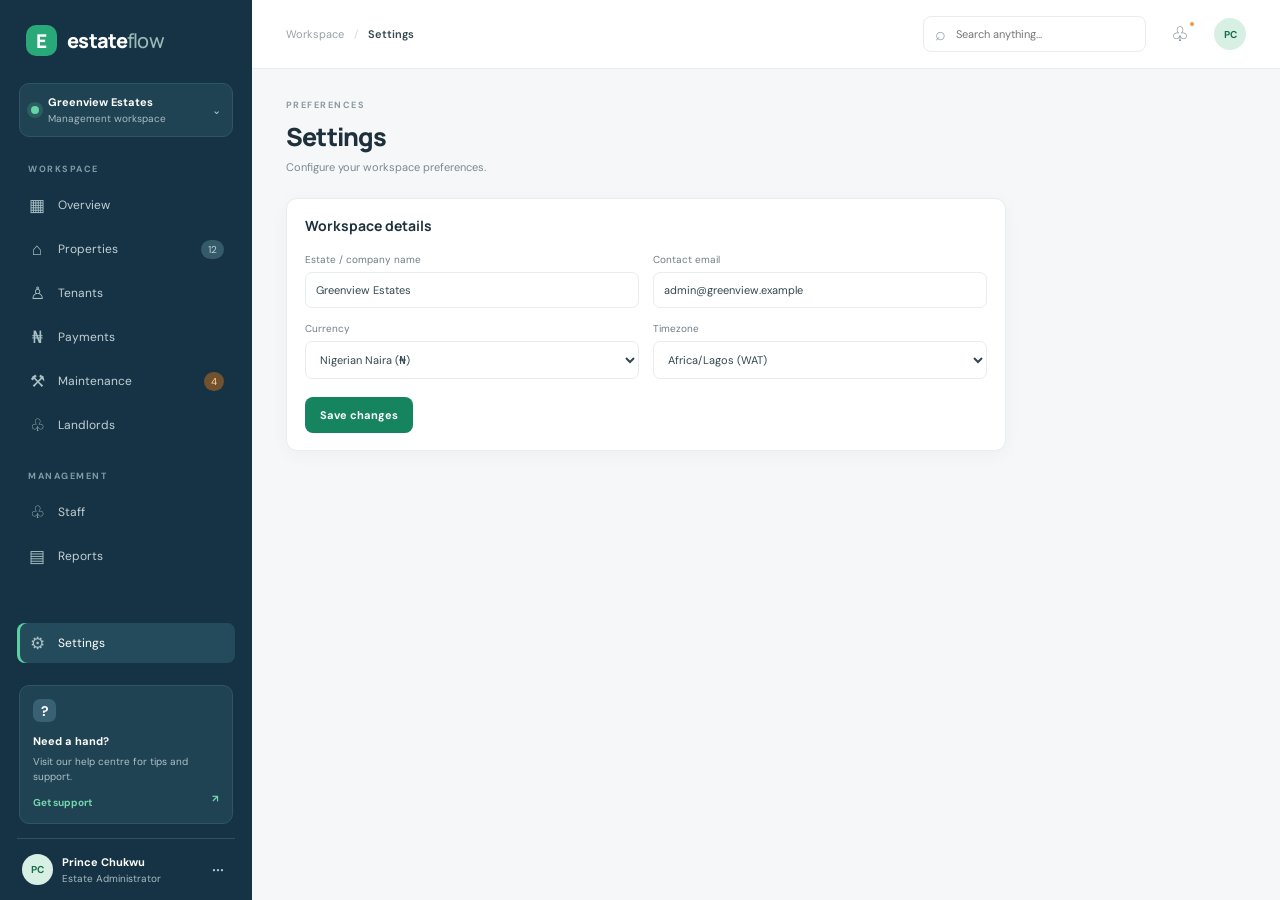
<file: settings.html>
<!DOCTYPE html>

<html lang="en"><head><meta charset="utf-8"/><meta content="width=device-width, initial-scale=1.0" name="viewport"/><meta content="EstateFlow estate and property management dashboard" name="description"/><title>EstateFlow — Settings</title><link href="https://fonts.googleapis.com" rel="preconnect"/><link crossorigin="" href="https://fonts.gstatic.com" rel="preconnect"/><link href="https://fonts.googleapis.com/css2?family=DM+Sans:wght@400;500;600;700&amp;family=Manrope:wght@500;600;700;800&amp;display=swap" rel="stylesheet"/><link href="styles.css" rel="stylesheet"/></head><body><div class="app-shell"><aside class="sidebar" id="sidebar">
<a aria-label="EstateFlow home" class="brand" href="index.html"><span class="brand-mark">E</span><span>estate<span class="brand-light">flow</span></span></a>
<div class="workspace"><span class="workspace-dot"></span><span><b>Greenview Estates</b><small>Management workspace</small></span><span class="chevron">⌄</span></div>
<p class="nav-caption">WORKSPACE</p>
<nav aria-label="Main navigation" class="nav-list">
<a class="nav-link" href="overview.html"><span class="nav-icon">▦</span>Overview</a>
<a class="nav-link" href="properties.html"><span class="nav-icon">⌂</span>Properties <span class="nav-count" id="propertyNavCount">12</span></a>
<a class="nav-link" href="tenants.html"><span class="nav-icon">♙</span>Tenants</a>
<a class="nav-link" href="payments.html"><span class="nav-icon">₦</span>Payments</a>
<a class="nav-link" href="maintenance.html"><span class="nav-icon">⚒</span>Maintenance <span class="nav-count warning-count">4</span></a>
<a class="nav-link" href="landlords.html"><span class="nav-icon">♧</span>Landlords</a>
</nav>
<p class="nav-caption nav-caption-spaced">MANAGEMENT</p>
<nav class="nav-list">
<a class="nav-link" href="staff.html"><span class="nav-icon">♧</span>Staff</a>
<a class="nav-link" href="reports.html"><span class="nav-icon">▤</span>Reports</a>
</nav>
<div class="sidebar-bottom">
<a class="nav-link active" href="settings.html"><span class="nav-icon">⚙</span>Settings</a>
<div class="help-card"><div class="help-icon">?</div><b>Need a hand?</b><p>Visit our help centre for tips and support.</p><a href="mailto:support@estateflow.example">Get support <span>↗</span></a></div>
<div class="profile-mini"><div class="avatar avatar-green">PC</div><span><b>Prince Chukwu</b><small>Estate Administrator</small></span><button aria-label="Profile options" class="more-button">···</button></div>
</div>
</aside><main class="main-area"><header class="topbar">
<button aria-label="Open menu" class="icon-button mobile-menu" id="menuToggle">☰</button>
<div class="breadcrumbs"><span>Workspace</span><span class="crumb-sep">/</span><b id="breadcrumbPage">Settings</b></div>
<div class="topbar-actions">
<label class="global-search"><span>⌕</span><input id="globalSearch" placeholder="Search anything..." type="search"/></label>
<button aria-label="Notifications" class="icon-button notification-button" id="notificationButton">♧<i></i></button>
<div class="top-avatar">PC</div>
</div>
</header><div class="page-content"><section class="page-view active" id="page-settings">
<div class="page-heading"><div><p class="eyebrow">PREFERENCES</p><h1>Settings</h1><p class="muted">Configure your workspace preferences.</p></div></div>
<section class="surface settings-card"><h2>Workspace details</h2><div class="settings-form"><label>Estate / company name<input id="workspaceName" value="Greenview Estates"/></label><label>Contact email<input type="email" value="admin@greenview.example"/></label><label>Currency<select><option>Nigerian Naira (₦)</option><option>US Dollar ($)</option><option>British Pound (£)</option></select></label><label>Timezone<select><option>Africa/Lagos (WAT)</option></select></label></div><button class="button button-primary" id="saveSettings">Save changes</button></section>
</section></div></main></div><div aria-labelledby="modalTitle" aria-modal="true" class="modal-backdrop" id="modalBackdrop" role="dialog">
<div class="modal">
<div class="modal-heading"><div><p class="eyebrow">ESTATEFLOW</p><h2 id="modalTitle">Add record</h2></div><button aria-label="Close" class="icon-button" id="closeModal">×</button></div>
<form id="recordForm"><div id="modalFields"></div><div class="modal-actions"><button class="button button-outline" id="cancelModal" type="button">Cancel</button><button class="button button-primary" id="saveRecord" type="submit">Save record</button></div></form>
</div>
</div><div class="toast" id="toast" role="status"></div><script defer="True" src="app.js"></script></body></html>
</file>
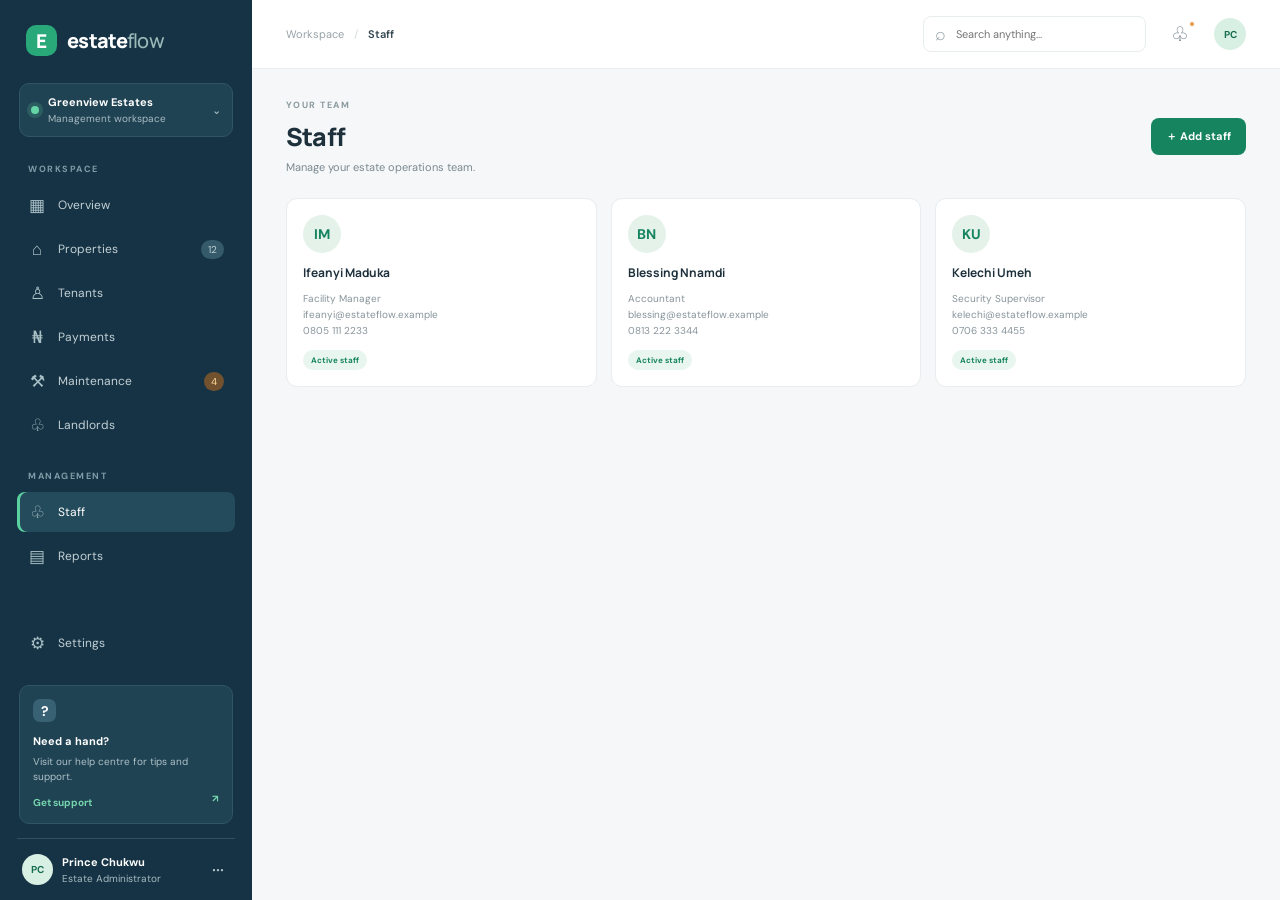
<file: staff.html>
<!DOCTYPE html>

<html lang="en"><head><meta charset="utf-8"/><meta content="width=device-width, initial-scale=1.0" name="viewport"/><meta content="EstateFlow estate and property management dashboard" name="description"/><title>EstateFlow — Staff</title><link href="https://fonts.googleapis.com" rel="preconnect"/><link crossorigin="" href="https://fonts.gstatic.com" rel="preconnect"/><link href="https://fonts.googleapis.com/css2?family=DM+Sans:wght@400;500;600;700&amp;family=Manrope:wght@500;600;700;800&amp;display=swap" rel="stylesheet"/><link href="styles.css" rel="stylesheet"/></head><body><div class="app-shell"><aside class="sidebar" id="sidebar">
<a aria-label="EstateFlow home" class="brand" href="index.html"><span class="brand-mark">E</span><span>estate<span class="brand-light">flow</span></span></a>
<div class="workspace"><span class="workspace-dot"></span><span><b>Greenview Estates</b><small>Management workspace</small></span><span class="chevron">⌄</span></div>
<p class="nav-caption">WORKSPACE</p>
<nav aria-label="Main navigation" class="nav-list">
<a class="nav-link" href="overview.html"><span class="nav-icon">▦</span>Overview</a>
<a class="nav-link" href="properties.html"><span class="nav-icon">⌂</span>Properties <span class="nav-count" id="propertyNavCount">12</span></a>
<a class="nav-link" href="tenants.html"><span class="nav-icon">♙</span>Tenants</a>
<a class="nav-link" href="payments.html"><span class="nav-icon">₦</span>Payments</a>
<a class="nav-link" href="maintenance.html"><span class="nav-icon">⚒</span>Maintenance <span class="nav-count warning-count">4</span></a>
<a class="nav-link" href="landlords.html"><span class="nav-icon">♧</span>Landlords</a>
</nav>
<p class="nav-caption nav-caption-spaced">MANAGEMENT</p>
<nav class="nav-list">
<a class="nav-link active" href="staff.html"><span class="nav-icon">♧</span>Staff</a>
<a class="nav-link" href="reports.html"><span class="nav-icon">▤</span>Reports</a>
</nav>
<div class="sidebar-bottom">
<a class="nav-link" href="settings.html"><span class="nav-icon">⚙</span>Settings</a>
<div class="help-card"><div class="help-icon">?</div><b>Need a hand?</b><p>Visit our help centre for tips and support.</p><a href="mailto:support@estateflow.example">Get support <span>↗</span></a></div>
<div class="profile-mini"><div class="avatar avatar-green">PC</div><span><b>Prince Chukwu</b><small>Estate Administrator</small></span><button aria-label="Profile options" class="more-button">···</button></div>
</div>
</aside><main class="main-area"><header class="topbar">
<button aria-label="Open menu" class="icon-button mobile-menu" id="menuToggle">☰</button>
<div class="breadcrumbs"><span>Workspace</span><span class="crumb-sep">/</span><b id="breadcrumbPage">Staff</b></div>
<div class="topbar-actions">
<label class="global-search"><span>⌕</span><input id="globalSearch" placeholder="Search anything..." type="search"/></label>
<button aria-label="Notifications" class="icon-button notification-button" id="notificationButton">♧<i></i></button>
<div class="top-avatar">PC</div>
</div>
</header><div class="page-content"><section class="page-view active" id="page-staff">
<div class="page-heading"><div><p class="eyebrow">YOUR TEAM</p><h1>Staff</h1><p class="muted">Manage your estate operations team.</p></div><button class="button button-primary" data-open-modal="staff">＋ Add staff</button></div>
<div class="people-grid" id="staffGrid"></div>
</section></div></main></div><div aria-labelledby="modalTitle" aria-modal="true" class="modal-backdrop" id="modalBackdrop" role="dialog">
<div class="modal">
<div class="modal-heading"><div><p class="eyebrow">ESTATEFLOW</p><h2 id="modalTitle">Add record</h2></div><button aria-label="Close" class="icon-button" id="closeModal">×</button></div>
<form id="recordForm"><div id="modalFields"></div><div class="modal-actions"><button class="button button-outline" id="cancelModal" type="button">Cancel</button><button class="button button-primary" id="saveRecord" type="submit">Save record</button></div></form>
</div>
</div><div class="toast" id="toast" role="status"></div><script defer="True" src="app.js"></script></body></html>
</file>
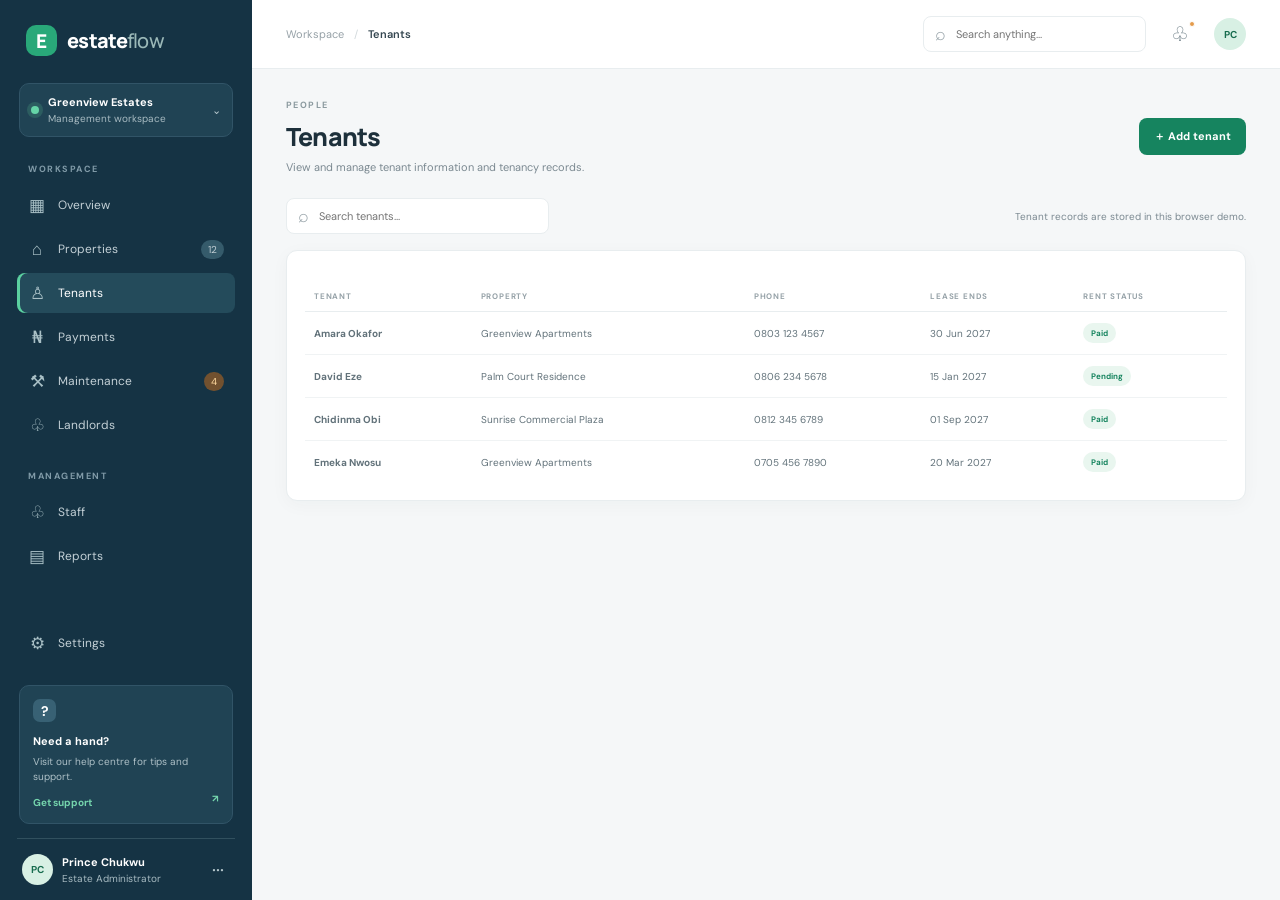
<file: tenants.html>
<!DOCTYPE html>

<html lang="en"><head><meta charset="utf-8"/><meta content="width=device-width, initial-scale=1.0" name="viewport"/><meta content="EstateFlow estate and property management dashboard" name="description"/><title>EstateFlow — Tenants</title><link href="https://fonts.googleapis.com" rel="preconnect"/><link crossorigin="" href="https://fonts.gstatic.com" rel="preconnect"/><link href="https://fonts.googleapis.com/css2?family=DM+Sans:wght@400;500;600;700&amp;family=Manrope:wght@500;600;700;800&amp;display=swap" rel="stylesheet"/><link href="styles.css" rel="stylesheet"/></head><body><div class="app-shell"><aside class="sidebar" id="sidebar">
<a aria-label="EstateFlow home" class="brand" href="index.html"><span class="brand-mark">E</span><span>estate<span class="brand-light">flow</span></span></a>
<div class="workspace"><span class="workspace-dot"></span><span><b>Greenview Estates</b><small>Management workspace</small></span><span class="chevron">⌄</span></div>
<p class="nav-caption">WORKSPACE</p>
<nav aria-label="Main navigation" class="nav-list">
<a class="nav-link" href="overview.html"><span class="nav-icon">▦</span>Overview</a>
<a class="nav-link" href="properties.html"><span class="nav-icon">⌂</span>Properties <span class="nav-count" id="propertyNavCount">12</span></a>
<a class="nav-link active" href="tenants.html"><span class="nav-icon">♙</span>Tenants</a>
<a class="nav-link" href="payments.html"><span class="nav-icon">₦</span>Payments</a>
<a class="nav-link" href="maintenance.html"><span class="nav-icon">⚒</span>Maintenance <span class="nav-count warning-count">4</span></a>
<a class="nav-link" href="landlords.html"><span class="nav-icon">♧</span>Landlords</a>
</nav>
<p class="nav-caption nav-caption-spaced">MANAGEMENT</p>
<nav class="nav-list">
<a class="nav-link" href="staff.html"><span class="nav-icon">♧</span>Staff</a>
<a class="nav-link" href="reports.html"><span class="nav-icon">▤</span>Reports</a>
</nav>
<div class="sidebar-bottom">
<a class="nav-link" href="settings.html"><span class="nav-icon">⚙</span>Settings</a>
<div class="help-card"><div class="help-icon">?</div><b>Need a hand?</b><p>Visit our help centre for tips and support.</p><a href="mailto:support@estateflow.example">Get support <span>↗</span></a></div>
<div class="profile-mini"><div class="avatar avatar-green">PC</div><span><b>Prince Chukwu</b><small>Estate Administrator</small></span><button aria-label="Profile options" class="more-button">···</button></div>
</div>
</aside><main class="main-area"><header class="topbar">
<button aria-label="Open menu" class="icon-button mobile-menu" id="menuToggle">☰</button>
<div class="breadcrumbs"><span>Workspace</span><span class="crumb-sep">/</span><b id="breadcrumbPage">Tenants</b></div>
<div class="topbar-actions">
<label class="global-search"><span>⌕</span><input id="globalSearch" placeholder="Search anything..." type="search"/></label>
<button aria-label="Notifications" class="icon-button notification-button" id="notificationButton">♧<i></i></button>
<div class="top-avatar">PC</div>
</div>
</header><div class="page-content"><section class="page-view active" id="page-tenants">
<div class="page-heading"><div><p class="eyebrow">PEOPLE</p><h1>Tenants</h1><p class="muted">View and manage tenant information and tenancy records.</p></div><button class="button button-primary" data-open-modal="tenant">＋ Add tenant</button></div>
<div class="toolbar"><label class="table-search">⌕ <input id="tenantSearch" placeholder="Search tenants..."/></label><span class="muted small-note">Tenant records are stored in this browser demo.</span></div>
<section class="surface table-panel"><div class="table-scroll"><table><thead><tr><th>TENANT</th><th>PROPERTY</th><th>PHONE</th><th>LEASE ENDS</th><th>RENT STATUS</th></tr></thead><tbody id="tenantTableBody"></tbody></table></div></section>
</section></div></main></div><div aria-labelledby="modalTitle" aria-modal="true" class="modal-backdrop" id="modalBackdrop" role="dialog">
<div class="modal">
<div class="modal-heading"><div><p class="eyebrow">ESTATEFLOW</p><h2 id="modalTitle">Add record</h2></div><button aria-label="Close" class="icon-button" id="closeModal">×</button></div>
<form id="recordForm"><div id="modalFields"></div><div class="modal-actions"><button class="button button-outline" id="cancelModal" type="button">Cancel</button><button class="button button-primary" id="saveRecord" type="submit">Save record</button></div></form>
</div>
</div><div class="toast" id="toast" role="status"></div><script defer="True" src="app.js"></script></body></html>
</file>
<file: styles.css>
:root{--navy:#153344;--navy2:#1d4051;--green:#16845f;--green-dark:#116d4e;--mint:#e9f6ef;--bg:#f5f7f8;--ink:#1d303b;--muted:#7b8991;--line:#e8edef;--white:#fff;--orange:#d88b2d;--shadow:0 4px 18px rgba(28,53,66,.035)}
*{box-sizing:border-box}body{margin:0;background:var(--bg);color:var(--ink);font-family:"DM Sans",sans-serif;font-size:14px}button,input,select{font:inherit}button{cursor:pointer}a{color:inherit;text-decoration:none}.app-shell{min-height:100vh}.sidebar{position:fixed;inset:0 auto 0 0;width:252px;background:var(--navy);color:#fff;padding:25px 17px 15px;display:flex;flex-direction:column;z-index:20;overflow-y:auto}.brand{display:flex;align-items:center;gap:10px;font:800 20px Manrope,sans-serif;letter-spacing:-.7px;padding:0 9px 27px}.brand-mark{width:31px;height:31px;border-radius:10px;background:#29a879;display:grid;place-items:center;color:#fff;font-size:19px}.brand-light{font-weight:500;color:#9bb9b8}.workspace{margin:0 2px 26px;padding:11px;background:#204354;border:1px solid #315467;border-radius:10px;display:flex;align-items:center;gap:9px;font-size:11px}.workspace b,.workspace small,.profile-mini b,.profile-mini small{display:block}.workspace small,.profile-mini small{color:#a8bbc2;font-size:10px;margin-top:3px}.workspace-dot{width:8px;height:8px;border-radius:50%;background:#65d5a7;box-shadow:0 0 0 4px #2c5d60}.chevron{margin-left:auto;color:#b8c9cf}.nav-caption{font-size:9px;letter-spacing:1.5px;color:#819ba8;font-weight:700;padding:0 11px;margin:0 0 10px}.nav-caption-spaced{margin-top:25px}.nav-list{display:grid;gap:4px}.nav-link{height:40px;padding:0 11px;display:flex;align-items:center;gap:12px;border-radius:8px;color:#c3d0d6;font-size:12px;transition:.2s}.nav-link:hover,.nav-link.active{background:#244b5b;color:#fff}.nav-link.active{box-shadow:inset 3px 0 #5bd0a0}.nav-icon{width:18px;text-align:center;font-size:17px;color:#a9c0c6}.nav-count{margin-left:auto;background:#355b6b;padding:3px 7px;border-radius:20px;font-size:10px}.warning-count{background:#72512f;color:#ffd99f}.sidebar-bottom{margin-top:auto}.help-card{background:#204354;border:1px solid #315467;border-radius:10px;padding:13px;margin:22px 2px 14px}.help-icon{width:23px;height:23px;border-radius:7px;background:#386174;display:grid;place-items:center;font-weight:700;margin-bottom:9px}.help-card b{font-size:11px}.help-card p{color:#aec0c7;font-size:10px;line-height:1.5;margin:5px 0 8px}.help-card a{font-size:10px;color:#75d5ad;font-weight:700}.help-card a span{float:right}.profile-mini{border-top:1px solid #31505e;padding:15px 5px 0;display:flex;align-items:center;gap:9px}.profile-mini b{font-size:11px}.avatar,.top-avatar{width:31px;height:31px;border-radius:50%;display:grid;place-items:center;font-size:10px;font-weight:700}.avatar-green,.top-avatar{background:#d8f0e4;color:#176c4e}.more-button{margin-left:auto;background:none;border:0;color:#b7c8ce;font-size:20px}.main-area{margin-left:252px;min-height:100vh}.topbar{height:69px;background:#fff;border-bottom:1px solid var(--line);display:flex;align-items:center;justify-content:space-between;padding:0 34px;position:sticky;top:0;z-index:10}.breadcrumbs{display:flex;gap:10px;align-items:center;color:#96a1a7;font-size:11px}.breadcrumbs b{color:#344650;font-weight:600}.crumb-sep{color:#d2d9dc}.topbar-actions{display:flex;align-items:center;gap:19px}.global-search,.table-search{display:flex;align-items:center;gap:8px;color:#96a2a8;border:1px solid var(--line);border-radius:8px;padding:0 11px;height:36px}.global-search input,.table-search input{border:0;outline:0;background:transparent;width:180px;font-size:11px;color:var(--ink)}.global-search span,.table-search{font-size:18px}.icon-button{border:0;background:transparent;color:#63757e;font-size:20px;position:relative}.notification-button i{position:absolute;width:6px;height:6px;border-radius:50%;background:#e49b4b;right:0;top:1px;border:1px solid white}.top-avatar{width:32px;height:32px}.mobile-menu{display:none}.page-content{max-width:1600px;margin:auto;padding:30px 34px 50px}.page-view{display:none}.page-view.active{display:block}.page-heading{display:flex;align-items:center;justify-content:space-between;gap:18px;margin-bottom:24px}.eyebrow{color:#8b9a9f;font-size:9px;font-weight:700;letter-spacing:1.45px;margin:0 0 8px}.page-heading h1{font:800 25px Manrope,sans-serif;letter-spacing:-.8px;margin:0 0 6px}.muted{color:var(--muted);font-size:11px;margin:0}.wave{font-size:18px;color:#e6a24b}.heading-actions{display:flex;gap:9px}.button{border-radius:8px;padding:10px 14px;border:1px solid transparent;font-size:11px;font-weight:700;transition:.2s}.button-primary{background:var(--green);color:white}.button-primary:hover{background:var(--green-dark)}.button-outline{background:#fff;border-color:#e2e9eb;color:#52636c}.button-outline:hover{border-color:#9db9ad;color:var(--green)}.button-small{padding:7px 10px;font-size:10px}.stats-grid{display:grid;grid-template-columns:repeat(4,minmax(0,1fr));gap:14px;margin-bottom:17px}.stat-card,.surface{background:#fff;border:1px solid var(--line);border-radius:11px;box-shadow:var(--shadow)}.stat-card{padding:16px 17px}.stat-top{display:flex;align-items:center;justify-content:space-between;color:#71818a;font-size:10px}.stat-icon{width:30px;height:30px;border-radius:9px;display:grid;place-items:center;font-size:16px}.green-icon{background:#e8f6ee;color:#16845f}.blue-icon{background:#eaf2fa;color:#5483b2}.purple-icon{background:#f1edfb;color:#8971bc}.orange-icon{background:#fff4e7;color:#cf8a35}.stat-card>strong{display:block;font:800 24px Manrope,sans-serif;letter-spacing:-.8px;margin:10px 0 7px}.stat-foot{display:flex;gap:6px;align-items:center;font-size:9px;color:#9aa5aa}.trend{font-weight:700;font-size:9px}.trend.up{color:#15966b}.trend.down{color:#d08b38}.dashboard-grid{display:grid;grid-template-columns:minmax(0,1.75fr) minmax(250px,1fr);gap:15px;margin-bottom:15px}.surface{padding:17px 18px}.surface-heading{display:flex;justify-content:space-between;align-items:flex-start;gap:12px}.surface-heading h2{font:700 13px Manrope,sans-serif;margin:0 0 5px}.surface-heading .muted{font-size:10px}.select-control{border:1px solid var(--line);background:white;color:#5e6e76;padding:7px 9px;border-radius:7px;font-size:10px;outline:none}.chart-summary{display:flex;align-items:center;gap:12px;margin:17px 0 4px}.chart-summary>strong{font:800 22px Manrope,sans-serif}.chart-summary .trend small{font-weight:400;color:#9aa5aa}.chart-wrap{height:177px;display:flex;gap:12px;margin-top:10px}.y-labels{display:flex;flex-direction:column;justify-content:space-between;color:#a0aaae;font-size:9px;padding-bottom:24px}.chart-area{position:relative;flex:1;min-width:0}.grid-lines{position:absolute;inset:0 0 25px;display:flex;flex-direction:column;justify-content:space-between}.grid-lines i{border-top:1px dashed #e9eef0}.chart-area svg{position:absolute;inset:0 0 24px;width:100%;height:calc(100% - 24px);overflow:visible}.chart-area-fill{fill:url(#areaFill)}.chart-line{fill:none;stroke:#15966b;stroke-width:3;vector-effect:non-scaling-stroke}.x-labels{position:absolute;bottom:0;left:0;right:0;display:flex;justify-content:space-between;color:#9ba6ab;font-size:9px}.occupancy-visual{display:grid;place-items:center;padding:17px 0 14px}.donut{width:142px;height:142px;border-radius:50%;background:conic-gradient(#16845f 0 79%,#e6a34c 79% 87%,#dce5e8 87% 100%);display:grid;place-items:center;position:relative}.donut:before{content:"";position:absolute;width:104px;height:104px;background:white;border-radius:50%}.donut-center{position:relative;text-align:center}.donut-center strong{display:block;font:800 25px Manrope,sans-serif}.donut-center small{font-size:9px;color:#89979d}.legend-list{display:grid;gap:11px}.legend-list>div,.legend-list span{display:flex;align-items:center}.legend-list>div{justify-content:space-between;font-size:10px}.legend-list span{gap:8px;color:#71818a}.legend-list b{font-size:10px}.legend-dot{width:8px;height:8px;border-radius:50%;display:inline-block}.occupied-dot{background:#16845f}.vacant-dot{background:#e6a34c}.maintenance-dot{background:#dce5e8}.text-button{border:0;background:none;color:var(--green);font-size:10px;font-weight:700;padding:3px 0}.lower-grid{display:grid;grid-template-columns:minmax(0,1.6fr) minmax(270px,1fr);gap:15px}.table-scroll{overflow-x:auto;margin-top:13px}table{border-collapse:collapse;width:100%;min-width:520px}th{text-align:left;color:#96a2a8;font-size:8px;letter-spacing:.8px;font-weight:700;padding:10px 9px;border-bottom:1px solid var(--line)}td{padding:11px 9px;border-bottom:1px solid #f0f3f4;font-size:10px;color:#62727a}tbody tr:last-child td{border-bottom:0}.property-cell{display:flex;align-items:center;gap:9px;min-width:140px}.property-thumb{width:34px;height:32px;border-radius:7px;display:grid;place-items:center;background:#e8f2ed;font-size:16px}.property-cell b,.property-cell small{display:block}.property-cell b{font-size:10px;color:#334750}.property-cell small{font-size:8px;color:#9aa5aa;margin-top:3px}.pill{display:inline-flex;padding:5px 8px;border-radius:20px;font-size:8px;font-weight:700;background:#e9f6ef;color:#16845f;white-space:nowrap}.pill.vacant{background:#fff4e7;color:#bf7b28}.pill.maintenance{background:#eef1f4;color:#71818a}.activity-list{margin-top:12px}.activity-item{display:flex;gap:10px;padding:10px 0;border-bottom:1px solid #eff2f3}.activity-item:last-child{border:0}.activity-symbol{width:29px;height:29px;flex:none;border-radius:9px;display:grid;place-items:center;background:#eaf6ef;color:#16845f}.activity-symbol.orange{background:#fff4e7;color:#c68735}.activity-item b{display:block;font-size:9px;margin:1px 0 4px}.activity-item p{font-size:9px;color:#849198;margin:0;line-height:1.4}.activity-item time{display:block;color:#a5afb3;font-size:8px;margin-top:4px}.toolbar{display:flex;align-items:center;gap:10px;margin-bottom:16px}.table-search{background:#fff}.table-search input{width:220px}.property-grid{display:grid;grid-template-columns:repeat(3,minmax(0,1fr));gap:15px}.property-card{background:#fff;border:1px solid var(--line);border-radius:11px;overflow:hidden;box-shadow:var(--shadow)}.property-art{height:135px;display:grid;place-items:center;font-size:42px;color:#fff;background:linear-gradient(130deg,#a9c9bb,#597f71)}.property-card:nth-child(3n+2) .property-art{background:linear-gradient(130deg,#d9c8ae,#9b8063)}.property-card:nth-child(3n) .property-art{background:linear-gradient(130deg,#b7c6d8,#7388a0)}.property-card-body{padding:13px}.property-card-body h3{font:700 12px Manrope,sans-serif;margin:0 0 5px}.property-card-body p{font-size:9px;color:#89969c;margin:0}.property-card-meta{display:flex;justify-content:space-between;align-items:center;margin-top:14px;padding-top:11px;border-top:1px solid #edf1f2;font-size:9px}.property-card-meta b{font-size:11px}.empty-state{padding:35px;text-align:center;color:#89969c;font-size:11px}.compact-stats{grid-template-columns:repeat(3,minmax(0,1fr));max-width:850px}.maintenance-grid,.people-grid,.report-grid{display:grid;grid-template-columns:repeat(3,minmax(0,1fr));gap:14px}.request-card,.person-card,.report-card{background:#fff;border:1px solid var(--line);border-radius:11px;padding:16px}.request-card h3,.person-card h3,.report-card h3{font:700 12px Manrope,sans-serif;margin:11px 0 5px}.request-card p,.person-card p,.report-card p{font-size:10px;color:#87949a;line-height:1.6}.request-meta{display:flex;justify-content:space-between;align-items:center;margin-top:15px}.request-tag{font-size:8px;color:#bd7d2e;background:#fff4e7;padding:5px 7px;border-radius:20px}.person-avatar{width:38px;height:38px;border-radius:50%;background:#e4f2ea;color:#16845f;display:grid;place-items:center;font-weight:700}.person-card .muted{font-size:9px}.report-icon{width:34px;height:34px;display:grid;place-items:center;background:#e8f6ef;color:#16845f;border-radius:9px;font-size:17px}.settings-card{max-width:720px}.settings-card h2{font:700 14px Manrope;margin:0 0 18px}.settings-form{display:grid;grid-template-columns:1fr 1fr;gap:14px;margin-bottom:18px}.settings-form label,.field label{display:grid;gap:6px;font-size:10px;color:#6e7e86}.settings-form input,.settings-form select,.field input,.field select{border:1px solid var(--line);border-radius:7px;padding:10px;font-size:11px;outline:none;color:#334750;background:white}.modal-backdrop{position:fixed;inset:0;background:#0c2533a6;z-index:40;display:none;place-items:center;padding:18px}.modal-backdrop.open{display:grid}.modal{background:#fff;width:min(470px,100%);border-radius:14px;padding:22px;box-shadow:0 20px 70px #06192344;max-height:90vh;overflow:auto}.modal-heading{display:flex;justify-content:space-between;align-items:flex-start;margin-bottom:17px}.modal-heading h2{font:800 19px Manrope;margin:0}.modal-heading .eyebrow{margin-bottom:5px}.modal-heading .icon-button{font-size:25px}.modal-fields-grid{display:grid;grid-template-columns:1fr 1fr;gap:0 12px}.field{display:grid;gap:6px;margin:10px 0}.field.full{grid-column:1/-1}.field input:focus,.field select:focus,.settings-form input:focus{border-color:#72b99a;box-shadow:0 0 0 3px #16845f13}.modal-actions{display:flex;justify-content:flex-end;gap:8px;margin-top:18px;padding-top:14px;border-top:1px solid var(--line)}.toast{position:fixed;right:22px;bottom:22px;background:#173f32;color:white;padding:12px 16px;border-radius:9px;box-shadow:0 8px 30px #0002;z-index:60;font-size:11px;opacity:0;transform:translateY(10px);transition:.25s;pointer-events:none}.toast.show{opacity:1;transform:translateY(0)}.small-note{font-size:10px;margin-left:auto}
@media(max-width:1150px){.stats-grid{grid-template-columns:repeat(2,minmax(0,1fr))}.dashboard-grid{grid-template-columns:minmax(0,1.5fr) minmax(230px,1fr)}.property-grid{grid-template-columns:repeat(2,minmax(0,1fr))}.lower-grid{grid-template-columns:1fr}.activity-panel{min-height:0}}
@media(max-width:820px){.sidebar{transform:translateX(-100%);transition:transform .25s}.sidebar.open{transform:translateX(0);box-shadow:10px 0 35px #102b3c33}.main-area{margin-left:0}.mobile-menu{display:block}.topbar{padding:0 20px;gap:12px}.page-content{padding:25px 20px 40px}.dashboard-grid{grid-template-columns:1fr}.occupancy-panel{display:grid;grid-template-columns:1fr 1fr;align-items:center}.occupancy-panel .surface-heading{grid-column:1/-1}.occupancy-visual{padding:12px}.legend-list{padding:10px}.maintenance-grid,.people-grid,.report-grid{grid-template-columns:repeat(2,minmax(0,1fr))}}
@media(max-width:560px){.topbar{height:60px;padding:0 14px}.breadcrumbs{font-size:10px}.topbar-actions{gap:11px}.global-search{width:34px;height:34px;justify-content:center;padding:0;border:0}.global-search input{display:none}.global-search span{font-size:22px}.page-content{padding:21px 14px 35px}.page-heading{align-items:flex-start;flex-direction:column}.page-heading h1{font-size:22px}.heading-actions{width:100%}.heading-actions .button{flex:1}.stats-grid{gap:9px}.stat-card{padding:13px}.stat-card>strong{font-size:20px}.stat-top{font-size:9px}.stat-foot{font-size:8px}.surface{padding:14px}.dashboard-grid{gap:10px}.occupancy-panel{grid-template-columns:1fr}.occupancy-panel .surface-heading{grid-column:auto}.occupancy-visual{padding:12px 0}.legend-list{padding:0 5px 8px}.property-grid,.maintenance-grid,.people-grid,.report-grid{grid-template-columns:1fr}.toolbar{flex-wrap:wrap}.table-search{flex:1}.table-search input{width:100%;min-width:0}.small-note{margin-left:0;width:100%}.settings-form{grid-template-columns:1fr}.compact-stats{grid-template-columns:1fr}.modal-fields-grid{grid-template-columns:1fr}.field.full{grid-column:auto}.heading-actions{flex-wrap:wrap}}
</file>
